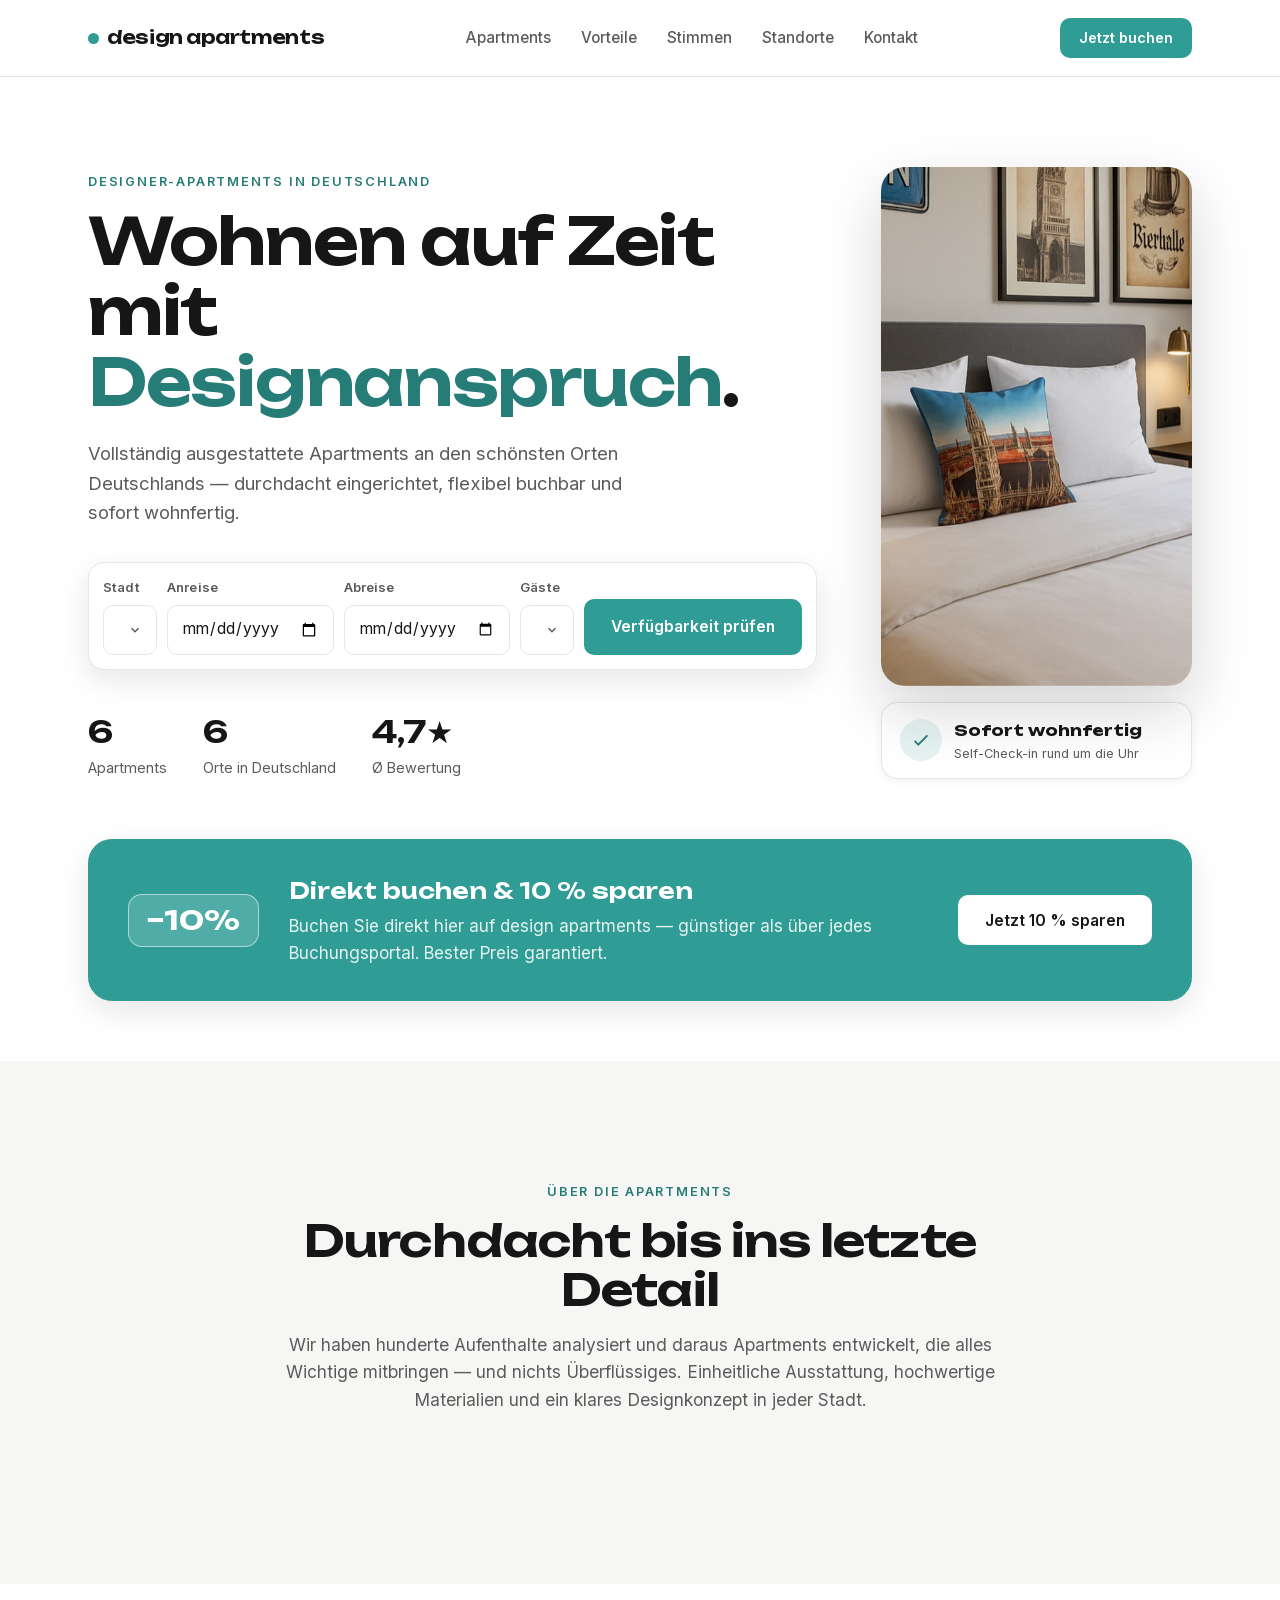
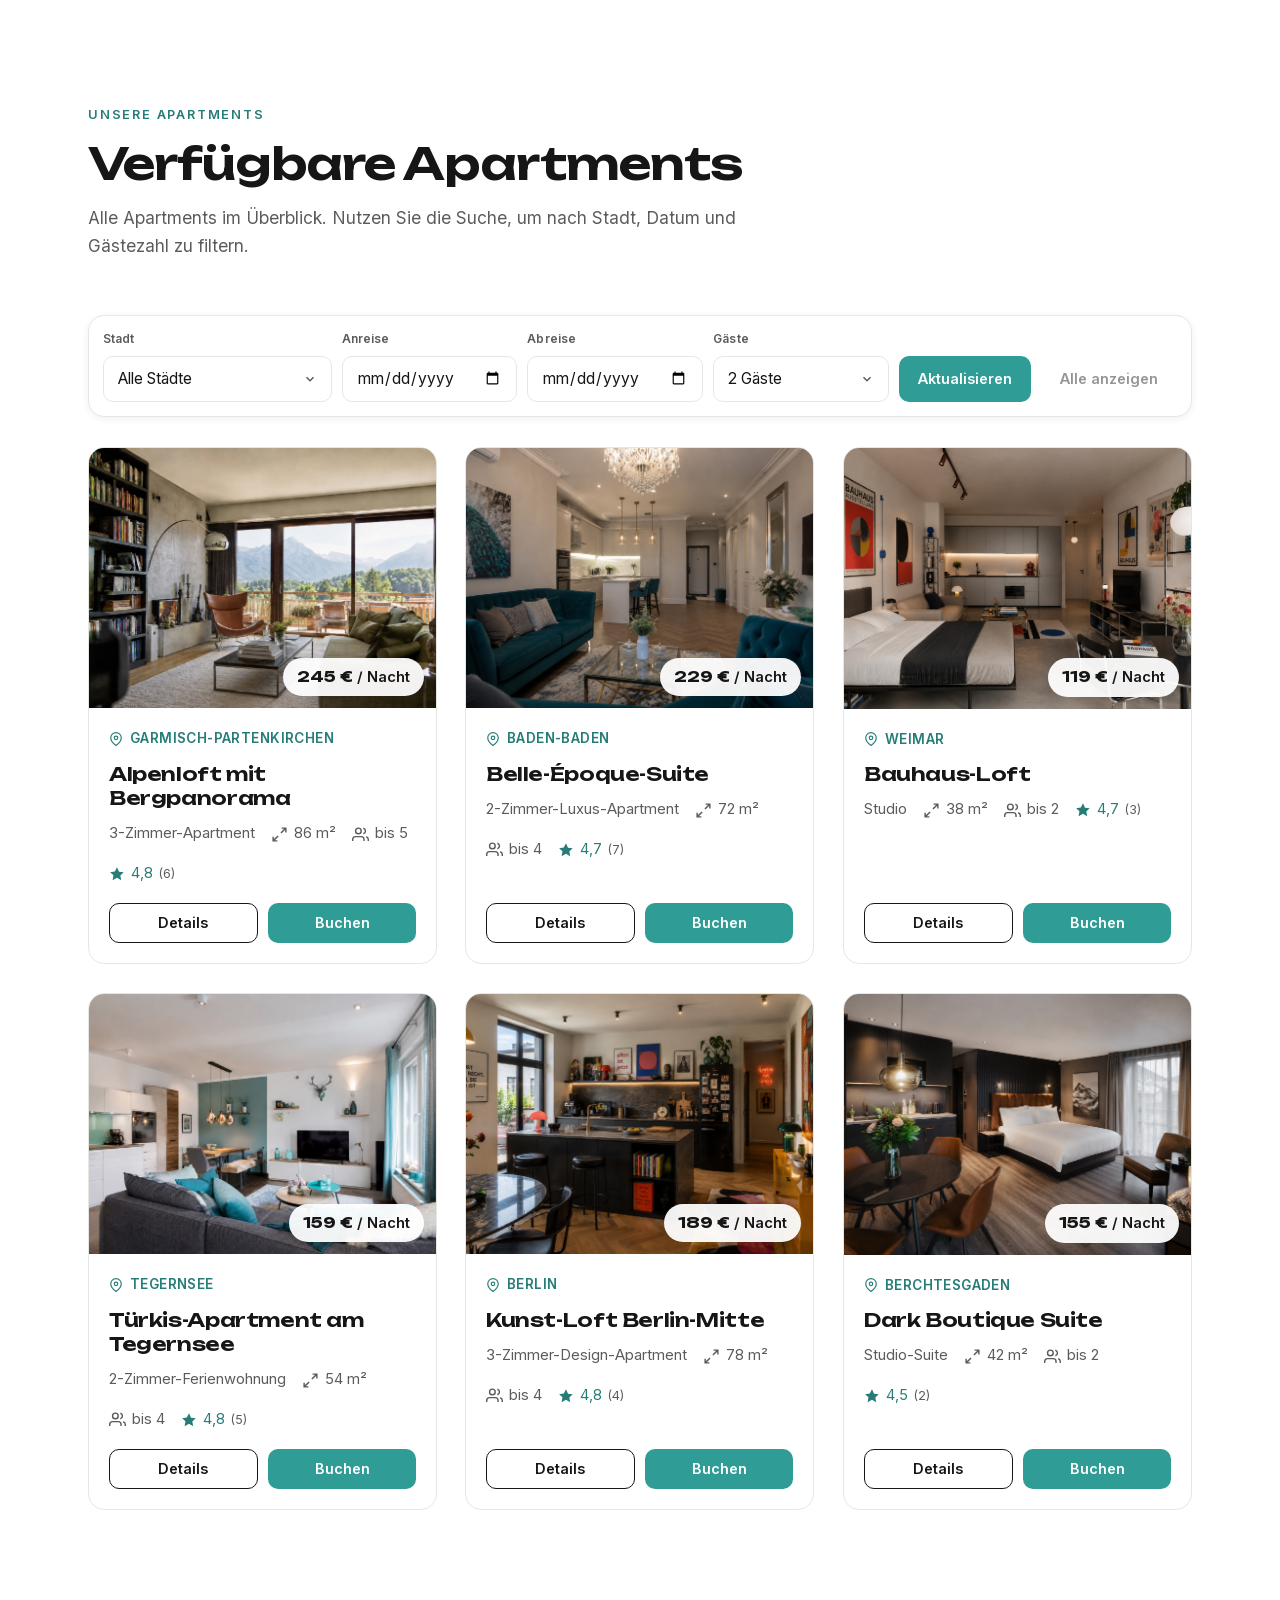
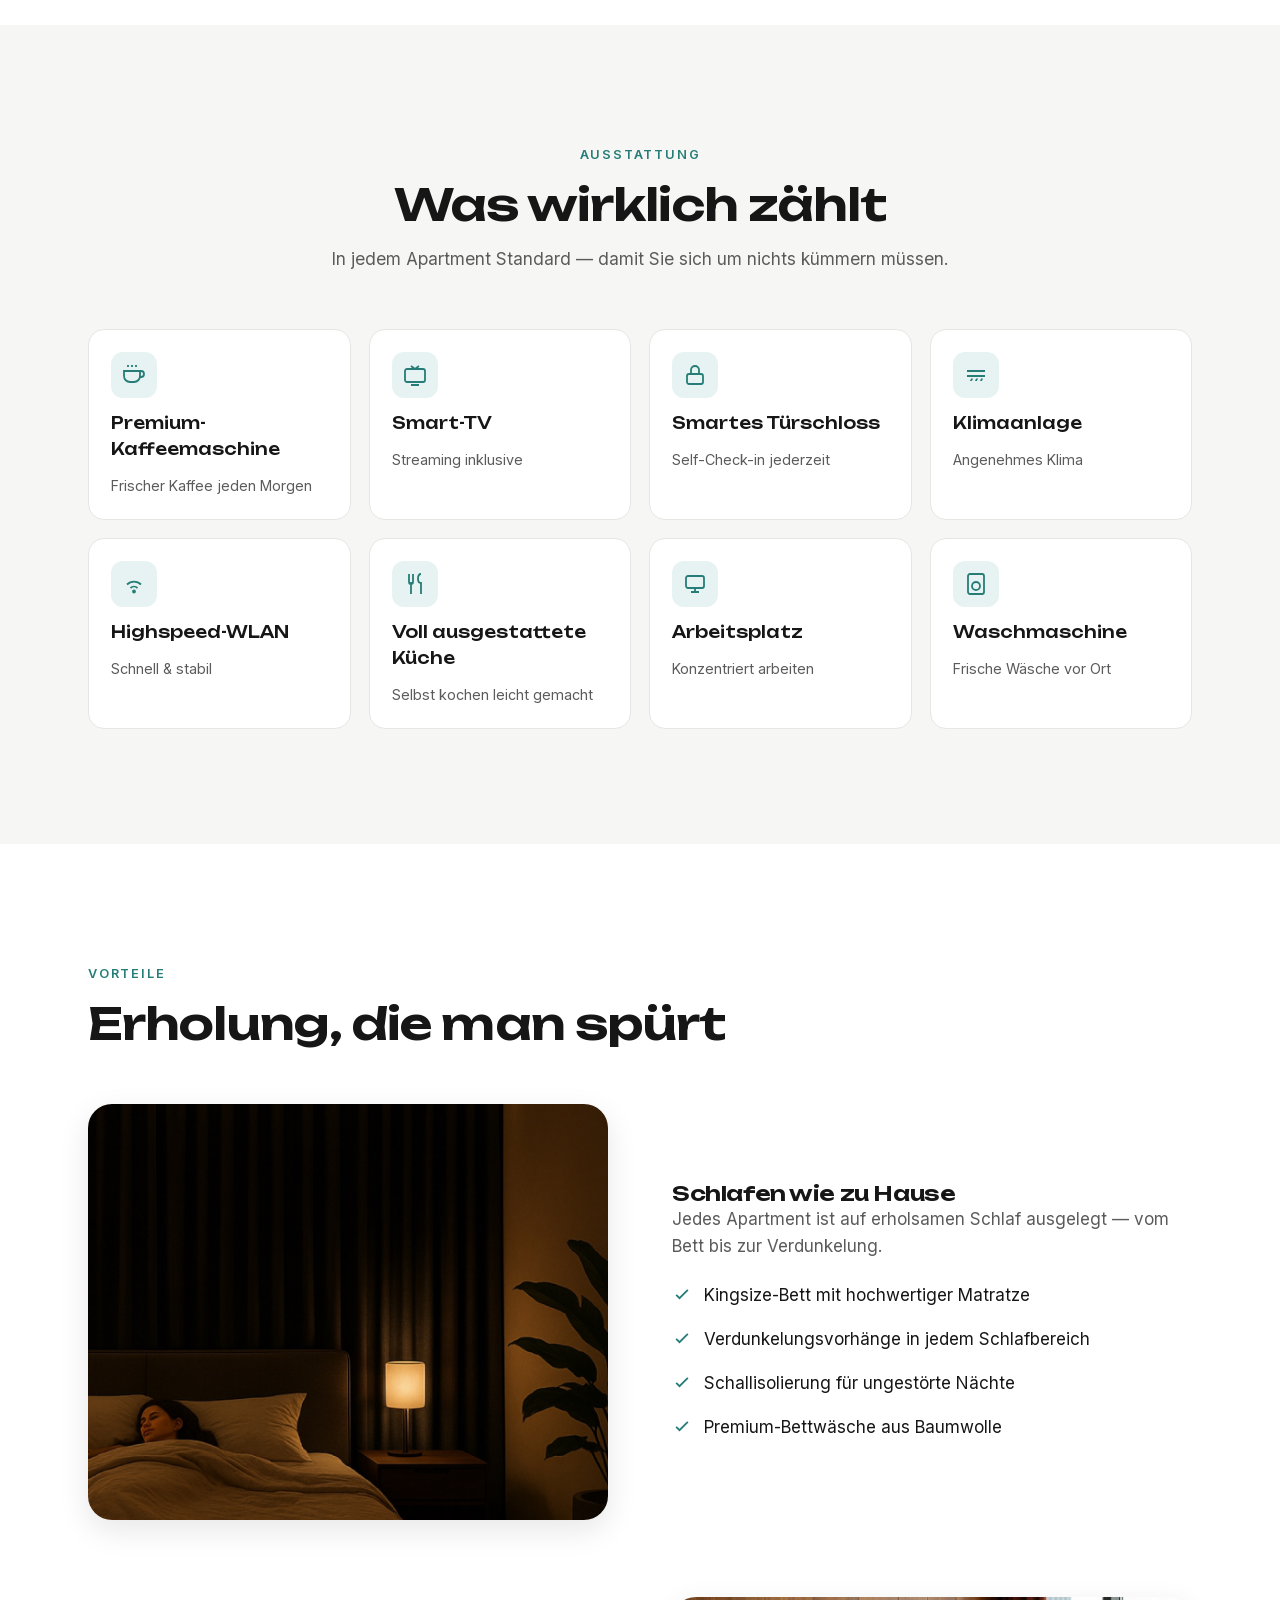
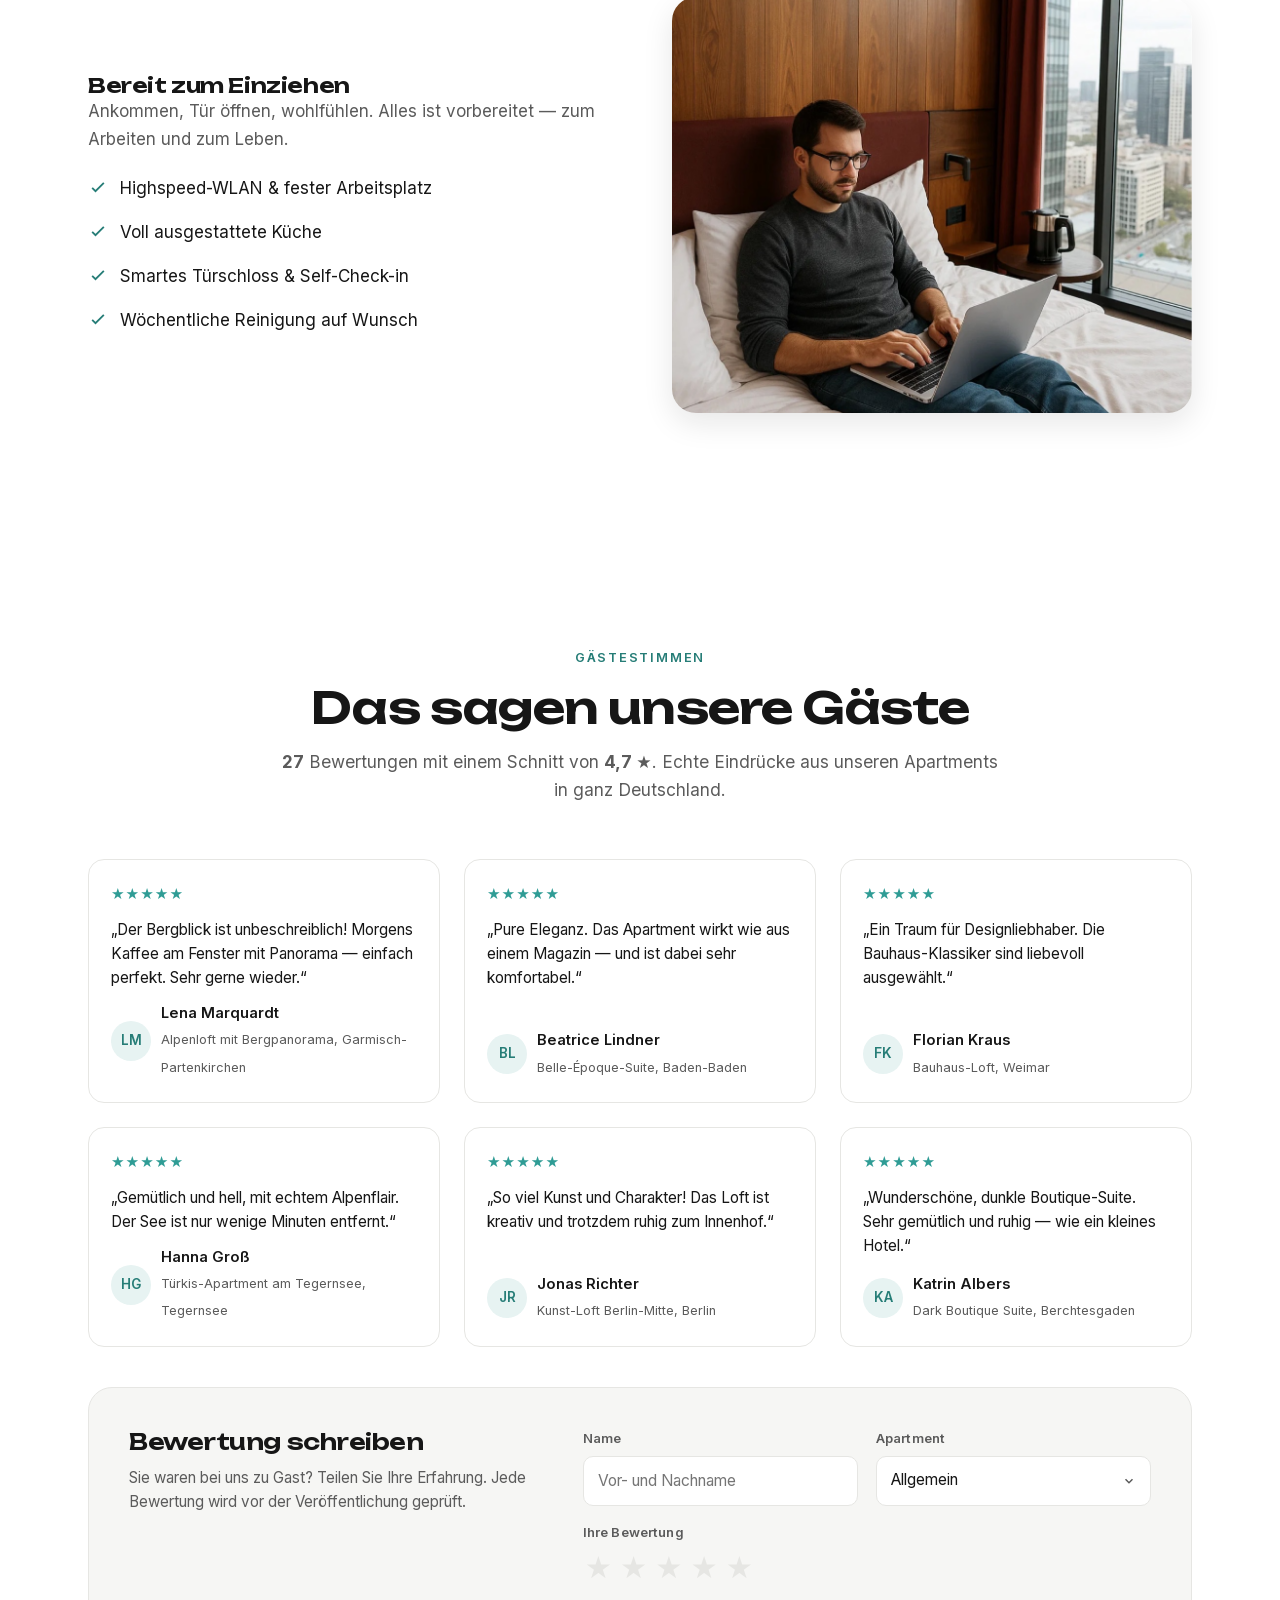
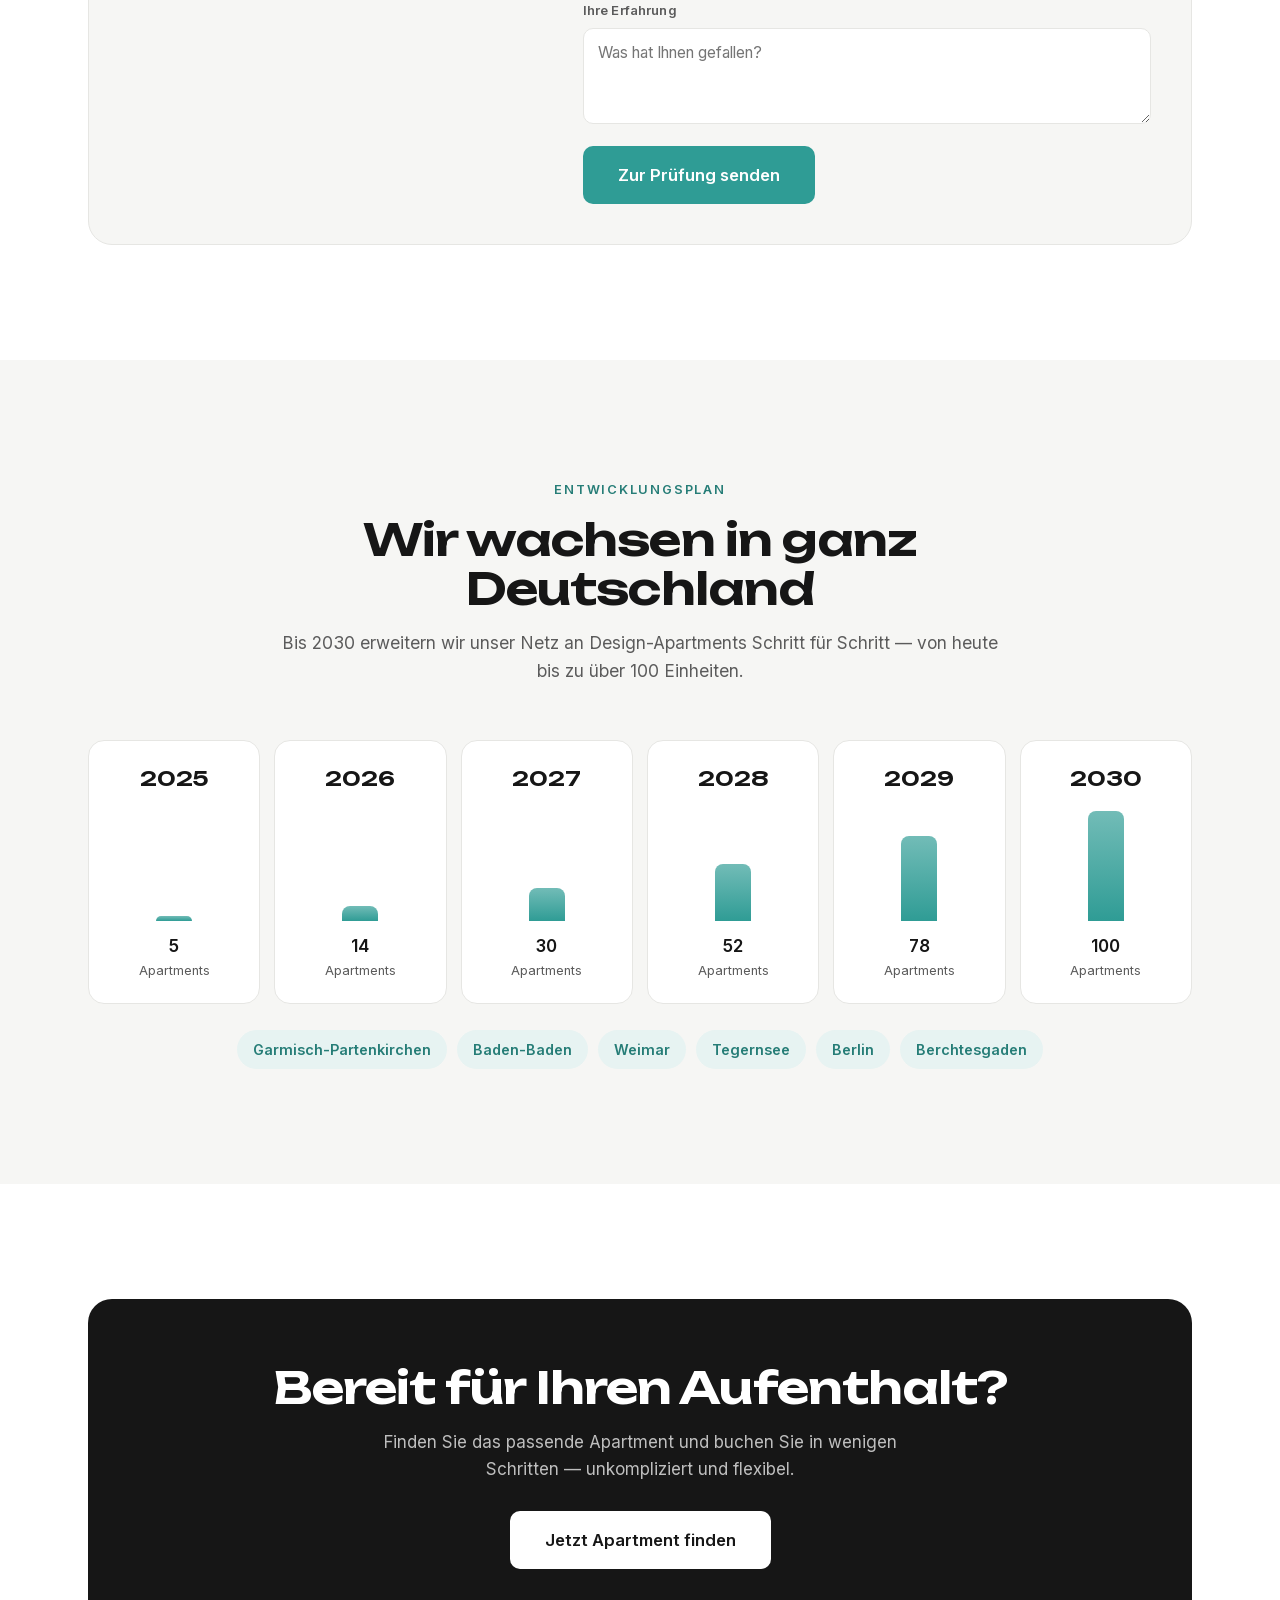
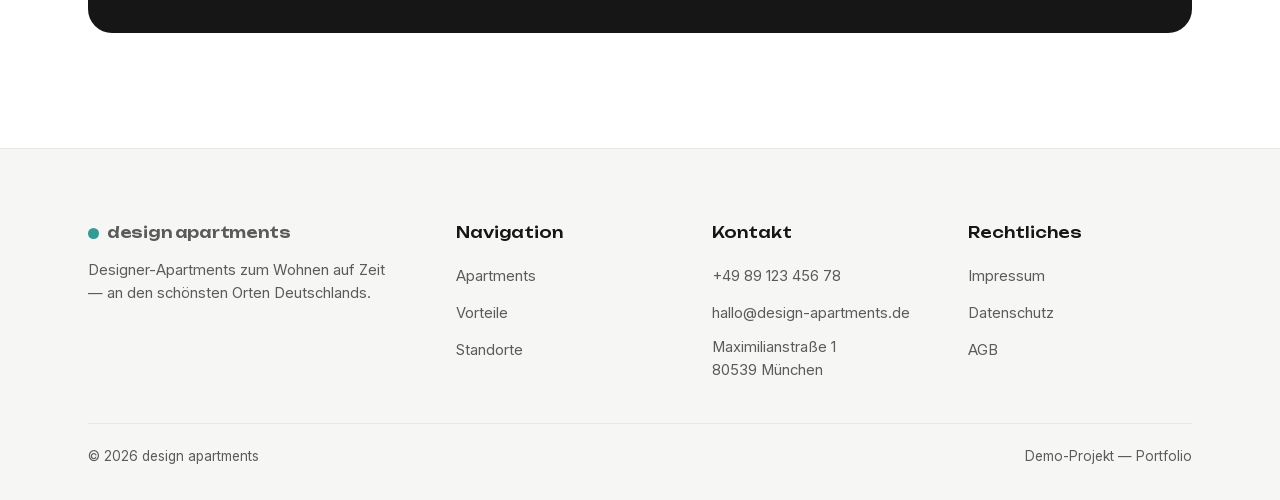
<file: index.html>
<!DOCTYPE html>
<html lang="de">
<head>
  <meta charset="UTF-8" />
  <meta name="viewport" content="width=device-width, initial-scale=1.0" />
  <title>Design Apartments — Designer-Apartments mieten in Deutschland</title>
  <meta name="description" content="Vollständig ausgestattete Designer-Apartments in ganz Deutschland — von den Alpen über Baden-Baden und Weimar bis Berlin. Flexibel buchbar, sofort wohnfertig." />
  <link rel="canonical" href="https://design-apartments.com/" />

  <!-- Open Graph -->
  <meta property="og:type" content="website" />
  <meta property="og:site_name" content="design apartments" />
  <meta property="og:locale" content="de_DE" />
  <meta property="og:title" content="Design Apartments — Designer-Apartments in Deutschland" />
  <meta property="og:description" content="Vollständig ausgestattete Designer-Apartments in ganz Deutschland — flexibel buchbar, sofort wohnfertig." />
  <meta property="og:url" content="https://design-apartments.com/" />
  <meta property="og:image" content="https://design-apartments.com/assets/img/og-image.jpg" />
  <meta property="og:image:width" content="1200" />
  <meta property="og:image:height" content="630" />

  <!-- Twitter -->
  <meta name="twitter:card" content="summary_large_image" />
  <meta name="twitter:title" content="Design Apartments — Designer-Apartments in Deutschland" />
  <meta name="twitter:description" content="Vollständig ausgestattete Designer-Apartments in ganz Deutschland — flexibel buchbar, sofort wohnfertig." />
  <meta name="twitter:image" content="https://design-apartments.com/assets/img/og-image.jpg" />

  <!-- Favicon -->
  <link rel="icon" type="image/png" sizes="32x32" href="assets/img/favicon-32.png?v=1" />
  <link rel="icon" type="image/png" href="assets/img/favicon.png?v=1" />
  <link rel="apple-touch-icon" href="assets/img/apple-touch-icon.png?v=1" />

  <!-- Schriften: selbst gehostet (DSGVO-konform, kein externes CDN) -->
  <link rel="stylesheet" href="assets/css/fonts.css?v=1" />
  <link rel="stylesheet" href="assets/css/styles.css?v=14" />

  <!-- Structured Data -->
  <script type="application/ld+json">
  {
    "@context": "https://schema.org",
    "@type": "Organization",
    "name": "design apartments",
    "url": "https://design-apartments.com/",
    "logo": "https://design-apartments.com/assets/img/favicon.png",
    "email": "hallo@design-apartments.de",
    "telephone": "+49 89 123 456 78",
    "address": {
      "@type": "PostalAddress",
      "streetAddress": "Maximilianstraße 1",
      "postalCode": "80539",
      "addressLocality": "München",
      "addressCountry": "DE"
    }
  }
  </script>
  <script type="application/ld+json">
  {
    "@context": "https://schema.org",
    "@type": "WebSite",
    "name": "design apartments",
    "url": "https://design-apartments.com/",
    "inLanguage": "de-DE"
  }
  </script>
</head>
<body>

  <!-- ============ Header ============ -->
  <header class="header">
    <div class="container header__inner">
      <a href="#top" class="brand"><span class="brand__dot"></span>design apartments</a>
      <nav class="nav" id="nav">
        <a href="#apartments">Apartments</a>
        <a href="#vorteile">Vorteile</a>
        <a href="#stimmen">Stimmen</a>
        <a href="#standorte">Standorte</a>
        <a href="#kontakt">Kontakt</a>
      </nav>
      <div class="header__cta">
        <button class="btn btn--primary btn--sm" data-open-search>Jetzt buchen</button>
        <button class="nav-toggle" id="navToggle" aria-label="Menü öffnen" aria-expanded="false">
          <svg viewBox="0 0 24 24" fill="none" stroke="currentColor" stroke-width="2"><path d="M3 6h18M3 12h18M3 18h18"/></svg>
        </button>
      </div>
    </div>
  </header>

  <main id="top">

    <!-- ============ Hero ============ -->
    <section class="hero">
      <div class="container hero__grid">
        <div class="hero__content">
          <span class="eyebrow">Designer-Apartments in Deutschland</span>
          <h1 class="hero__title">Wohnen auf Zeit mit <em>Designanspruch</em>.</h1>
          <p class="hero__lead">Vollständig ausgestattete Apartments an den schönsten Orten Deutschlands — durchdacht eingerichtet, flexibel buchbar und sofort wohnfertig.</p>

          <form class="searchbar" id="searchForm" novalidate>
            <div class="searchbar__row">
              <div class="field">
                <label for="s-city">Stadt</label>
                <select id="s-city" name="city">
                  <option value="">Alle Städte</option>
                </select>
              </div>
              <div class="field">
                <label for="s-in">Anreise</label>
                <input type="date" id="s-in" name="checkin" />
              </div>
              <div class="field">
                <label for="s-out">Abreise</label>
                <input type="date" id="s-out" name="checkout" />
              </div>
              <div class="field">
                <label for="s-guests">Gäste</label>
                <select id="s-guests" name="guests">
                  <option value="1">1 Gast</option>
                  <option value="2" selected>2 Gäste</option>
                  <option value="3">3 Gäste</option>
                  <option value="4">4 Gäste</option>
                </select>
              </div>
              <button type="submit" class="btn btn--primary">Verfügbarkeit prüfen</button>
            </div>
          </form>

          <div class="hero__stats">
            <div class="hero__stat"><div class="n" id="heroApts">6</div><div class="l">Apartments</div></div>
            <div class="hero__stat"><div class="n" id="heroCities">6</div><div class="l">Orte in Deutschland</div></div>
            <div class="hero__stat"><div class="n"><span id="heroRating">–</span>★</div><div class="l">Ø Bewertung</div></div>
          </div>
        </div>

        <div class="hero__media">
          <img src="assets/img/muenchen-bedroom.jpg" alt="Stilvolles Schlafzimmer mit München-Motiven" />
          <div class="hero__badge">
            <span class="ic"><svg viewBox="0 0 24 24" width="22" height="22" fill="none" stroke="currentColor" stroke-width="2"><path d="M5 13l4 4L19 7"/></svg></span>
            <div><b>Sofort wohnfertig</b><span>Self-Check-in rund um die Uhr</span></div>
          </div>
        </div>
      </div>
    </section>

    <!-- ============ Promo: direkt buchen & 10% sparen ============ -->
    <section class="promo-sec">
      <div class="container">
        <div class="promo__inner">
          <div class="promo__badge">−10%</div>
          <div class="promo__text">
            <b>Direkt buchen &amp; 10 % sparen</b>
            <span>Buchen Sie direkt hier auf design apartments — günstiger als über jedes Buchungsportal. Bester Preis garantiert.</span>
          </div>
          <button class="btn btn--light" data-open-search>Jetzt 10 % sparen</button>
        </div>
      </div>
    </section>

    <!-- ============ Über die Apartments ============ -->
    <section class="section section--soft">
      <div class="container">
        <div class="section__head center">
          <span class="eyebrow">Über die Apartments</span>
          <h2>Durchdacht bis ins letzte Detail</h2>
          <p>Wir haben hunderte Aufenthalte analysiert und daraus Apartments entwickelt, die alles Wichtige mitbringen — und nichts Überflüssiges. Einheitliche Ausstattung, hochwertige Materialien und ein klares Designkonzept in jeder Stadt.</p>
        </div>
      </div>
    </section>

    <!-- ============ Katalog ============ -->
    <section class="section" id="apartments">
      <div class="container">
        <div class="section__head">
          <span class="eyebrow">Unsere Apartments</span>
          <h2>Verfügbare Apartments</h2>
          <p id="catalogNote">Alle Apartments im Überblick. Nutzen Sie die Suche, um nach Stadt, Datum und Gästezahl zu filtern.</p>
        </div>
        <div class="filterbar-wrap" id="catalogControls"><!-- via JS --></div>
        <div class="cards" id="catalogGrid"><!-- via JS --></div>
      </div>
    </section>

    <!-- ============ Was wirklich zählt ============ -->
    <section class="section section--soft">
      <div class="container">
        <div class="section__head center">
          <span class="eyebrow">Ausstattung</span>
          <h2>Was wirklich zählt</h2>
          <p>In jedem Apartment Standard — damit Sie sich um nichts kümmern müssen.</p>
        </div>
        <div class="amenities" id="amenitiesGrid"><!-- via JS --></div>
      </div>
    </section>

    <!-- ============ Vorteile ============ -->
    <section class="section" id="vorteile">
      <div class="container">
        <div class="section__head">
          <span class="eyebrow">Vorteile</span>
          <h2>Erholung, die man spürt</h2>
        </div>

        <div class="feature">
          <div class="feature__media"><img src="assets/img/vorteil-blackout.jpg" alt="Abgedunkeltes Schlafzimmer mit warmem Licht" /></div>
          <div class="feature__text">
            <h3>Schlafen wie zu Hause</h3>
            <p>Jedes Apartment ist auf erholsamen Schlaf ausgelegt — vom Bett bis zur Verdunkelung.</p>
            <ul class="feature__list">
              <li><span class="ic" data-icon="check"></span> Kingsize-Bett mit hochwertiger Matratze</li>
              <li><span class="ic" data-icon="check"></span> Verdunkelungsvorhänge in jedem Schlafbereich</li>
              <li><span class="ic" data-icon="check"></span> Schallisolierung für ungestörte Nächte</li>
              <li><span class="ic" data-icon="check"></span> Premium-Bettwäsche aus Baumwolle</li>
            </ul>
          </div>
        </div>

        <div class="feature feature--rev">
          <div class="feature__media"><img src="assets/img/life-work.jpg" alt="Person arbeitet entspannt am Laptop im Apartment" /></div>
          <div class="feature__text">
            <h3>Bereit zum Einziehen</h3>
            <p>Ankommen, Tür öffnen, wohlfühlen. Alles ist vorbereitet — zum Arbeiten und zum Leben.</p>
            <ul class="feature__list">
              <li><span class="ic" data-icon="check"></span> Highspeed-WLAN & fester Arbeitsplatz</li>
              <li><span class="ic" data-icon="check"></span> Voll ausgestattete Küche</li>
              <li><span class="ic" data-icon="check"></span> Smartes Türschloss & Self-Check-in</li>
              <li><span class="ic" data-icon="check"></span> Wöchentliche Reinigung auf Wunsch</li>
            </ul>
          </div>
        </div>
      </div>
    </section>

    <!-- ============ Stimmen / Bewertungen ============ -->
    <section class="section" id="stimmen">
      <div class="container">
        <div class="section__head center">
          <span class="eyebrow">Gästestimmen</span>
          <h2>Das sagen unsere Gäste</h2>
          <p><b id="voicesTotal">–</b> Bewertungen mit einem Schnitt von <b><span id="voicesAvg">–</span> ★</b>. Echte Eindrücke aus unseren Apartments in ganz Deutschland.</p>
        </div>
        <div class="voices" id="voicesGrid"><!-- via JS --></div>

        <div class="voice-form-card">
          <div class="voice-form-card__intro">
            <h3>Bewertung schreiben</h3>
            <p>Sie waren bei uns zu Gast? Teilen Sie Ihre Erfahrung. Jede Bewertung wird vor der Veröffentlichung geprüft.</p>
          </div>
          <form class="voice-form" id="voiceForm" novalidate>
            <div class="book__row">
              <div class="field"><label for="v-name">Name</label><input type="text" id="v-name" name="name" placeholder="Vor- und Nachname"><span class="field__error">Bitte Namen angeben.</span></div>
              <div class="field"><label for="v-apt">Apartment</label><select id="v-apt" name="apt"><option value="">Allgemein</option></select></div>
            </div>
            <div class="field">
              <label>Ihre Bewertung</label>
              <div class="star-input" id="vStars" role="radiogroup" aria-label="Bewertung in Sternen">
                <button type="button" class="star" data-val="1" aria-label="1 Stern">★</button>
                <button type="button" class="star" data-val="2" aria-label="2 Sterne">★</button>
                <button type="button" class="star" data-val="3" aria-label="3 Sterne">★</button>
                <button type="button" class="star" data-val="4" aria-label="4 Sterne">★</button>
                <button type="button" class="star" data-val="5" aria-label="5 Sterne">★</button>
              </div>
              <span class="field__error" id="vStarsErr">Bitte eine Bewertung wählen.</span>
            </div>
            <div class="field"><label for="v-text">Ihre Erfahrung</label><textarea id="v-text" name="text" placeholder="Was hat Ihnen gefallen?"></textarea><span class="field__error">Bitte schreiben Sie ein paar Worte.</span></div>
            <button type="submit" class="btn btn--primary btn--lg">Zur Prüfung senden</button>
          </form>
        </div>
      </div>
    </section>

    <!-- ============ Entwicklungsplan ============ -->
    <section class="section section--soft" id="standorte">
      <div class="container">
        <div class="section__head center">
          <span class="eyebrow">Entwicklungsplan</span>
          <h2>Wir wachsen in ganz Deutschland</h2>
          <p>Bis 2030 erweitern wir unser Netz an Design-Apartments Schritt für Schritt — von heute bis zu über 100 Einheiten.</p>
        </div>
        <div class="plan" id="planGrid"><!-- via JS --></div>
        <div class="plan__cities">
          <span class="chip">Garmisch-Partenkirchen</span>
          <span class="chip">Baden-Baden</span>
          <span class="chip">Weimar</span>
          <span class="chip">Tegernsee</span>
          <span class="chip">Berlin</span>
          <span class="chip">Berchtesgaden</span>
        </div>
      </div>
    </section>

    <!-- ============ CTA ============ -->
    <section class="section">
      <div class="container">
        <div class="cta">
          <h2>Bereit für Ihren Aufenthalt?</h2>
          <p>Finden Sie das passende Apartment und buchen Sie in wenigen Schritten — unkompliziert und flexibel.</p>
          <button class="btn btn--light btn--lg" data-open-search>Jetzt Apartment finden</button>
        </div>
      </div>
    </section>

  </main>

  <!-- ============ Footer ============ -->
  <footer class="footer" id="kontakt">
    <div class="container">
      <div class="footer__grid">
        <div>
          <a href="#top" class="brand" style="margin-bottom:14px"><span class="brand__dot"></span>design apartments</a>
          <p style="max-width:34ch">Designer-Apartments zum Wohnen auf Zeit — an den schönsten Orten Deutschlands.</p>
        </div>
        <div>
          <h4>Navigation</h4>
          <ul>
            <li><a href="#apartments">Apartments</a></li>
            <li><a href="#vorteile">Vorteile</a></li>
            <li><a href="#standorte">Standorte</a></li>
          </ul>
        </div>
        <div>
          <h4>Kontakt</h4>
          <ul>
            <li><a href="tel:+498912345678">+49 89 123 456 78</a></li>
            <li><a href="mailto:hallo@design-apartments.de">hallo@design-apartments.de</a></li>
            <li><p>Maximilianstraße 1<br>80539 München</p></li>
          </ul>
        </div>
        <div>
          <h4>Rechtliches</h4>
          <ul>
            <li><a href="impressum.html">Impressum</a></li>
            <li><a href="datenschutz.html">Datenschutz</a></li>
            <li><a href="#" data-legal="AGB">AGB</a></li>
          </ul>
        </div>
      </div>
      <div class="footer__bottom">
        <span>© 2026 design apartments</span>
        <span>Demo-Projekt — Portfolio</span>
      </div>
    </div>
  </footer>

  <!-- ============ Modal: Detail ============ -->
  <div class="modal" id="modalDetail" aria-hidden="true" role="dialog" aria-modal="true" aria-labelledby="detailTitle">
    <div class="modal__overlay" data-close></div>
    <div class="modal__dialog">
      <button class="modal__close" data-close aria-label="Schließen">
        <svg viewBox="0 0 24 24" fill="none" stroke="currentColor" stroke-width="2"><path d="M18 6 6 18M6 6l12 12"/></svg>
      </button>
      <div id="detailContent"><!-- via JS --></div>
    </div>
  </div>

  <!-- ============ Modal: Buchung ============ -->
  <div class="modal" id="modalBook" aria-hidden="true" role="dialog" aria-modal="true" aria-labelledby="bookTitle">
    <div class="modal__overlay" data-close></div>
    <div class="modal__dialog modal__dialog--sm">
      <button class="modal__close" data-close aria-label="Schließen">
        <svg viewBox="0 0 24 24" fill="none" stroke="currentColor" stroke-width="2"><path d="M18 6 6 18M6 6l12 12"/></svg>
      </button>
      <div id="bookContent"><!-- via JS --></div>
    </div>
  </div>

  <!-- ============ Modal: Erfolg ============ -->
  <div class="modal" id="modalSuccess" aria-hidden="true" role="dialog" aria-modal="true">
    <div class="modal__overlay" data-close></div>
    <div class="modal__dialog modal__dialog--sm">
      <div class="success" id="successContent"><!-- via JS --></div>
    </div>
  </div>

  <!-- ============ Modal: Rechtliches ============ -->
  <div class="modal" id="modalLegal" aria-hidden="true" role="dialog" aria-modal="true">
    <div class="modal__overlay" data-close></div>
    <div class="modal__dialog modal__dialog--sm">
      <button class="modal__close" data-close aria-label="Schließen">
        <svg viewBox="0 0 24 24" fill="none" stroke="currentColor" stroke-width="2"><path d="M18 6 6 18M6 6l12 12"/></svg>
      </button>
      <div class="book__head"><h3 id="legalTitle"></h3></div>
      <div class="book__form"><p id="legalBody"></p></div>
    </div>
  </div>

  <!-- ============ Modal: Bewertungen ============ -->
  <div class="modal" id="modalReviews" aria-hidden="true" role="dialog" aria-modal="true" aria-labelledby="reviewsTitle">
    <div class="modal__overlay" data-close></div>
    <div class="modal__dialog modal__dialog--sm">
      <button class="modal__close" data-close aria-label="Schließen">
        <svg viewBox="0 0 24 24" fill="none" stroke="currentColor" stroke-width="2"><path d="M18 6 6 18M6 6l12 12"/></svg>
      </button>
      <div id="reviewsContent"><!-- via JS --></div>
    </div>
  </div>

  <div class="toast" id="toast" role="status"></div>

  <script src="assets/js/data.js?v=13"></script>
  <script src="assets/js/app.js?v=13"></script>
</body>
</html>
</file>
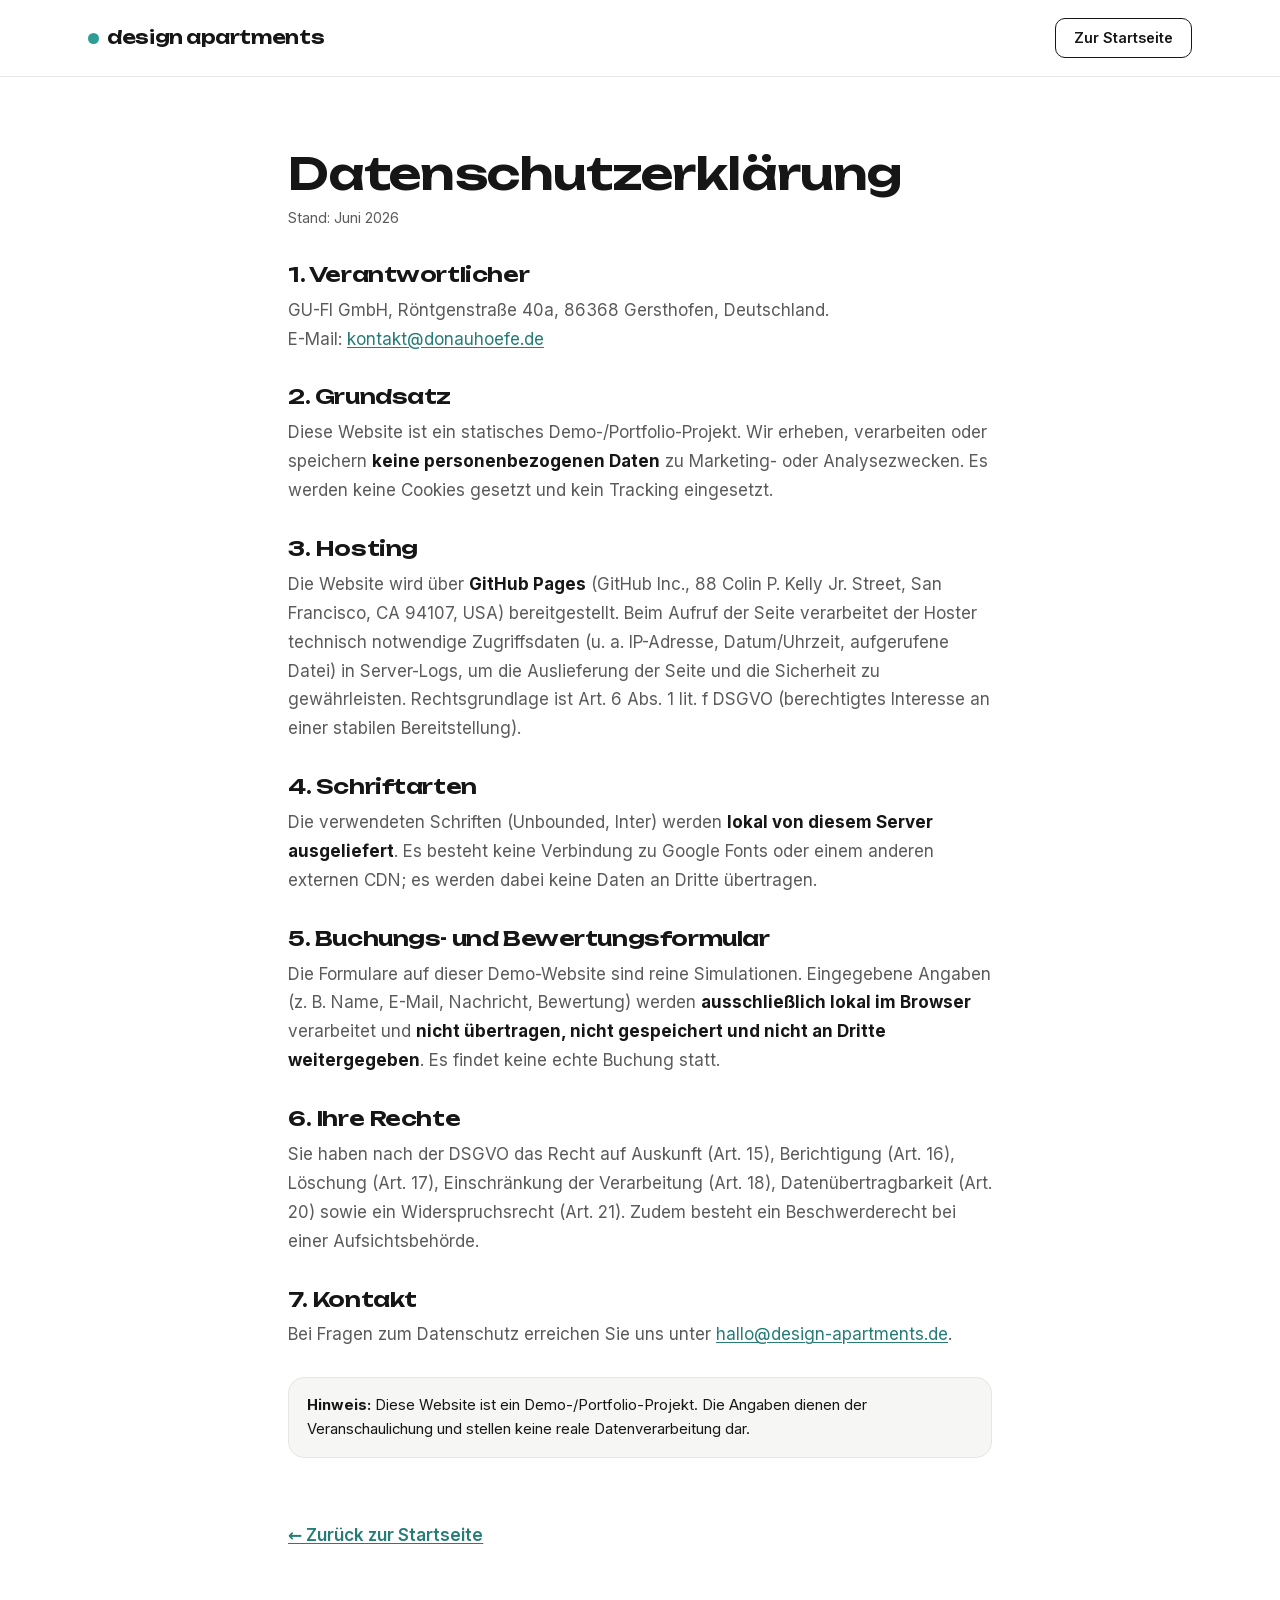
<file: datenschutz.html>
<!DOCTYPE html>
<html lang="de">
<head>
  <meta charset="UTF-8" />
  <meta name="viewport" content="width=device-width, initial-scale=1.0" />
  <title>Datenschutzerklärung — design apartments</title>
  <meta name="description" content="Datenschutzerklärung der design apartments gemäß DSGVO." />
  <meta name="robots" content="index,follow" />
  <link rel="canonical" href="https://design-apartments.com/datenschutz.html" />
  <link rel="icon" type="image/png" sizes="32x32" href="assets/img/favicon-32.png?v=1" />
  <link rel="apple-touch-icon" href="assets/img/apple-touch-icon.png?v=1" />
  <link rel="stylesheet" href="assets/css/fonts.css?v=1" />
  <link rel="stylesheet" href="assets/css/styles.css?v=12" />
</head>
<body>
  <header class="header">
    <div class="container header__inner">
      <a href="index.html" class="brand"><span class="brand__dot"></span>design apartments</a>
      <a href="index.html" class="btn btn--secondary btn--sm">Zur Startseite</a>
    </div>
  </header>

  <main class="legal">
    <div class="legal__container">
      <h1>Datenschutzerklärung</h1>
      <p class="updated">Stand: Juni 2026</p>

      <h2>1. Verantwortlicher</h2>
      <p>
        GU-FI GmbH, Röntgenstraße 40a, 86368 Gersthofen, Deutschland.<br>
        E-Mail: <a href="mailto:kontakt@donauhoefe.de">kontakt@donauhoefe.de</a>
      </p>

      <h2>2. Grundsatz</h2>
      <p>Diese Website ist ein statisches Demo-/Portfolio-Projekt. Wir erheben, verarbeiten oder speichern <strong>keine personenbezogenen Daten</strong> zu Marketing- oder Analysezwecken. Es werden keine Cookies gesetzt und kein Tracking eingesetzt.</p>

      <h2>3. Hosting</h2>
      <p>Die Website wird über <strong>GitHub Pages</strong> (GitHub Inc., 88 Colin P. Kelly Jr. Street, San Francisco, CA 94107, USA) bereitgestellt. Beim Aufruf der Seite verarbeitet der Hoster technisch notwendige Zugriffsdaten (u. a. IP-Adresse, Datum/Uhrzeit, aufgerufene Datei) in Server-Logs, um die Auslieferung der Seite und die Sicherheit zu gewährleisten. Rechtsgrundlage ist Art. 6 Abs. 1 lit. f DSGVO (berechtigtes Interesse an einer stabilen Bereitstellung).</p>

      <h2>4. Schriftarten</h2>
      <p>Die verwendeten Schriften (Unbounded, Inter) werden <strong>lokal von diesem Server ausgeliefert</strong>. Es besteht keine Verbindung zu Google Fonts oder einem anderen externen CDN; es werden dabei keine Daten an Dritte übertragen.</p>

      <h2>5. Buchungs- und Bewertungsformular</h2>
      <p>Die Formulare auf dieser Demo-Website sind reine Simulationen. Eingegebene Angaben (z. B. Name, E-Mail, Nachricht, Bewertung) werden <strong>ausschließlich lokal im Browser</strong> verarbeitet und <strong>nicht übertragen, nicht gespeichert und nicht an Dritte weitergegeben</strong>. Es findet keine echte Buchung statt.</p>

      <h2>6. Ihre Rechte</h2>
      <p>Sie haben nach der DSGVO das Recht auf Auskunft (Art. 15), Berichtigung (Art. 16), Löschung (Art. 17), Einschränkung der Verarbeitung (Art. 18), Datenübertragbarkeit (Art. 20) sowie ein Widerspruchsrecht (Art. 21). Zudem besteht ein Beschwerderecht bei einer Aufsichtsbehörde.</p>

      <h2>7. Kontakt</h2>
      <p>Bei Fragen zum Datenschutz erreichen Sie uns unter <a href="mailto:hallo@design-apartments.de">hallo@design-apartments.de</a>.</p>

      <div class="legal__note">
        <strong>Hinweis:</strong> Diese Website ist ein Demo-/Portfolio-Projekt. Die Angaben dienen der Veranschaulichung und stellen keine reale Datenverarbeitung dar.
      </div>

      <a href="index.html" class="legal__back">← Zurück zur Startseite</a>
    </div>
  </main>
</body>
</html>
</file>
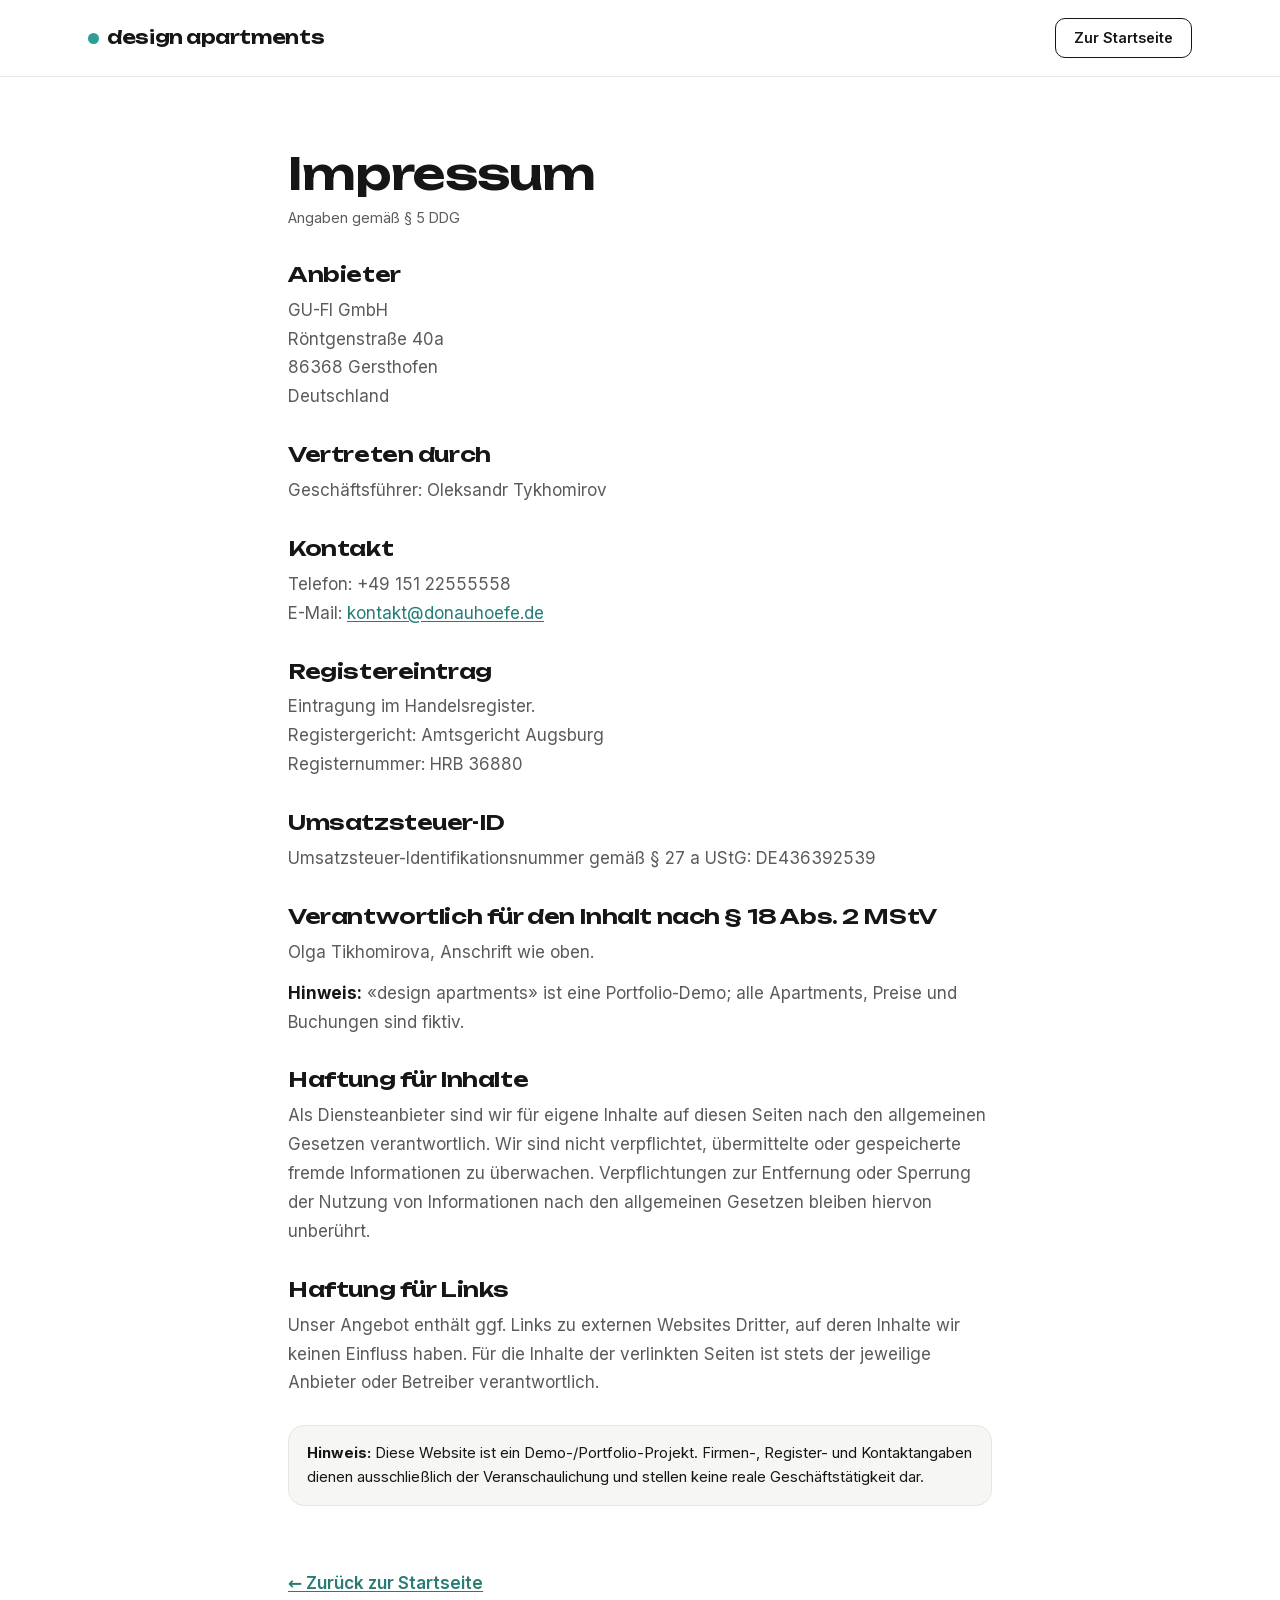
<file: impressum.html>
<!DOCTYPE html>
<html lang="de">
<head>
  <meta charset="UTF-8" />
  <meta name="viewport" content="width=device-width, initial-scale=1.0" />
  <title>Impressum — design apartments</title>
  <meta name="description" content="Impressum der design apartments — Angaben gemäß § 5 TMG." />
  <meta name="robots" content="index,follow" />
  <link rel="canonical" href="https://design-apartments.com/impressum.html" />
  <link rel="icon" type="image/png" sizes="32x32" href="assets/img/favicon-32.png?v=1" />
  <link rel="apple-touch-icon" href="assets/img/apple-touch-icon.png?v=1" />
  <link rel="stylesheet" href="assets/css/fonts.css?v=1" />
  <link rel="stylesheet" href="assets/css/styles.css?v=12" />
</head>
<body>
  <header class="header">
    <div class="container header__inner">
      <a href="index.html" class="brand"><span class="brand__dot"></span>design apartments</a>
      <a href="index.html" class="btn btn--secondary btn--sm">Zur Startseite</a>
    </div>
  </header>

  <main class="legal">
    <div class="legal__container">
      <h1>Impressum</h1>
      <p class="updated">Angaben gemäß § 5 DDG</p>

      <h2>Anbieter</h2>
      <p>
        GU-FI GmbH<br>
        Röntgenstraße 40a<br>
        86368 Gersthofen<br>
        Deutschland
      </p>

      <h2>Vertreten durch</h2>
      <p>Geschäftsführer: Oleksandr Tykhomirov</p>

      <h2>Kontakt</h2>
      <p>
        Telefon: +49 151 22555558<br>
        E-Mail: <a href="mailto:kontakt@donauhoefe.de">kontakt@donauhoefe.de</a>
      </p>

      <h2>Registereintrag</h2>
      <p>
        Eintragung im Handelsregister.<br>
        Registergericht: Amtsgericht Augsburg<br>
        Registernummer: HRB 36880
      </p>

      <h2>Umsatzsteuer-ID</h2>
      <p>Umsatzsteuer-Identifikationsnummer gemäß § 27 a UStG: DE436392539</p>

      <h2>Verantwortlich für den Inhalt nach § 18 Abs. 2 MStV</h2>
      <p>Olga Tikhomirova, Anschrift wie oben.</p>
      <p><strong>Hinweis:</strong> «design apartments» ist eine Portfolio-Demo; alle Apartments, Preise und Buchungen sind fiktiv.</p>

      <h2>Haftung für Inhalte</h2>
      <p>Als Diensteanbieter sind wir für eigene Inhalte auf diesen Seiten nach den allgemeinen Gesetzen verantwortlich. Wir sind nicht verpflichtet, übermittelte oder gespeicherte fremde Informationen zu überwachen. Verpflichtungen zur Entfernung oder Sperrung der Nutzung von Informationen nach den allgemeinen Gesetzen bleiben hiervon unberührt.</p>

      <h2>Haftung für Links</h2>
      <p>Unser Angebot enthält ggf. Links zu externen Websites Dritter, auf deren Inhalte wir keinen Einfluss haben. Für die Inhalte der verlinkten Seiten ist stets der jeweilige Anbieter oder Betreiber verantwortlich.</p>

      <div class="legal__note">
        <strong>Hinweis:</strong> Diese Website ist ein Demo-/Portfolio-Projekt. Firmen-, Register- und Kontaktangaben dienen ausschließlich der Veranschaulichung und stellen keine reale Geschäftstätigkeit dar.
      </div>

      <a href="index.html" class="legal__back">← Zurück zur Startseite</a>
    </div>
  </main>
</body>
</html>
</file>
<file: assets/css/fonts.css>
/* Selbst gehostete Schriften (DSGVO-konform, kein externes CDN) */
@font-face {
  font-family: 'Inter';
  font-style: normal;
  font-weight: 400;
  font-display: swap;
  src: url('../fonts/inter-400-latin-ext.woff2') format('woff2');
  unicode-range: U+0100-02BA, U+02BD-02C5, U+02C7-02CC, U+02CE-02D7, U+02DD-02FF, U+0304, U+0308, U+0329, U+1D00-1DBF, U+1E00-1E9F, U+1EF2-1EFF, U+2020, U+20A0-20AB, U+20AD-20C0, U+2113, U+2C60-2C7F, U+A720-A7FF;
}
@font-face {
  font-family: 'Inter';
  font-style: normal;
  font-weight: 400;
  font-display: swap;
  src: url('../fonts/inter-400-latin.woff2') format('woff2');
  unicode-range: U+0000-00FF, U+0131, U+0152-0153, U+02BB-02BC, U+02C6, U+02DA, U+02DC, U+0304, U+0308, U+0329, U+2000-206F, U+20AC, U+2122, U+2191, U+2193, U+2212, U+2215, U+FEFF, U+FFFD;
}
@font-face {
  font-family: 'Inter';
  font-style: normal;
  font-weight: 500;
  font-display: swap;
  src: url('../fonts/inter-500-latin-ext.woff2') format('woff2');
  unicode-range: U+0100-02BA, U+02BD-02C5, U+02C7-02CC, U+02CE-02D7, U+02DD-02FF, U+0304, U+0308, U+0329, U+1D00-1DBF, U+1E00-1E9F, U+1EF2-1EFF, U+2020, U+20A0-20AB, U+20AD-20C0, U+2113, U+2C60-2C7F, U+A720-A7FF;
}
@font-face {
  font-family: 'Inter';
  font-style: normal;
  font-weight: 500;
  font-display: swap;
  src: url('../fonts/inter-500-latin.woff2') format('woff2');
  unicode-range: U+0000-00FF, U+0131, U+0152-0153, U+02BB-02BC, U+02C6, U+02DA, U+02DC, U+0304, U+0308, U+0329, U+2000-206F, U+20AC, U+2122, U+2191, U+2193, U+2212, U+2215, U+FEFF, U+FFFD;
}
@font-face {
  font-family: 'Inter';
  font-style: normal;
  font-weight: 600;
  font-display: swap;
  src: url('../fonts/inter-600-latin-ext.woff2') format('woff2');
  unicode-range: U+0100-02BA, U+02BD-02C5, U+02C7-02CC, U+02CE-02D7, U+02DD-02FF, U+0304, U+0308, U+0329, U+1D00-1DBF, U+1E00-1E9F, U+1EF2-1EFF, U+2020, U+20A0-20AB, U+20AD-20C0, U+2113, U+2C60-2C7F, U+A720-A7FF;
}
@font-face {
  font-family: 'Inter';
  font-style: normal;
  font-weight: 600;
  font-display: swap;
  src: url('../fonts/inter-600-latin.woff2') format('woff2');
  unicode-range: U+0000-00FF, U+0131, U+0152-0153, U+02BB-02BC, U+02C6, U+02DA, U+02DC, U+0304, U+0308, U+0329, U+2000-206F, U+20AC, U+2122, U+2191, U+2193, U+2212, U+2215, U+FEFF, U+FFFD;
}
@font-face {
  font-family: 'Inter';
  font-style: normal;
  font-weight: 700;
  font-display: swap;
  src: url('../fonts/inter-700-latin-ext.woff2') format('woff2');
  unicode-range: U+0100-02BA, U+02BD-02C5, U+02C7-02CC, U+02CE-02D7, U+02DD-02FF, U+0304, U+0308, U+0329, U+1D00-1DBF, U+1E00-1E9F, U+1EF2-1EFF, U+2020, U+20A0-20AB, U+20AD-20C0, U+2113, U+2C60-2C7F, U+A720-A7FF;
}
@font-face {
  font-family: 'Inter';
  font-style: normal;
  font-weight: 700;
  font-display: swap;
  src: url('../fonts/inter-700-latin.woff2') format('woff2');
  unicode-range: U+0000-00FF, U+0131, U+0152-0153, U+02BB-02BC, U+02C6, U+02DA, U+02DC, U+0304, U+0308, U+0329, U+2000-206F, U+20AC, U+2122, U+2191, U+2193, U+2212, U+2215, U+FEFF, U+FFFD;
}
@font-face {
  font-family: 'Unbounded';
  font-style: normal;
  font-weight: 300;
  font-display: swap;
  src: url('../fonts/unbounded-300-latin-ext.woff2') format('woff2');
  unicode-range: U+0100-02BA, U+02BD-02C5, U+02C7-02CC, U+02CE-02D7, U+02DD-02FF, U+0304, U+0308, U+0329, U+1D00-1DBF, U+1E00-1E9F, U+1EF2-1EFF, U+2020, U+20A0-20AB, U+20AD-20C0, U+2113, U+2C60-2C7F, U+A720-A7FF;
}
@font-face {
  font-family: 'Unbounded';
  font-style: normal;
  font-weight: 300;
  font-display: swap;
  src: url('../fonts/unbounded-300-latin.woff2') format('woff2');
  unicode-range: U+0000-00FF, U+0131, U+0152-0153, U+02BB-02BC, U+02C6, U+02DA, U+02DC, U+0304, U+0308, U+0329, U+2000-206F, U+20AC, U+2122, U+2191, U+2193, U+2212, U+2215, U+FEFF, U+FFFD;
}
@font-face {
  font-family: 'Unbounded';
  font-style: normal;
  font-weight: 400;
  font-display: swap;
  src: url('../fonts/unbounded-400-latin-ext.woff2') format('woff2');
  unicode-range: U+0100-02BA, U+02BD-02C5, U+02C7-02CC, U+02CE-02D7, U+02DD-02FF, U+0304, U+0308, U+0329, U+1D00-1DBF, U+1E00-1E9F, U+1EF2-1EFF, U+2020, U+20A0-20AB, U+20AD-20C0, U+2113, U+2C60-2C7F, U+A720-A7FF;
}
@font-face {
  font-family: 'Unbounded';
  font-style: normal;
  font-weight: 400;
  font-display: swap;
  src: url('../fonts/unbounded-400-latin.woff2') format('woff2');
  unicode-range: U+0000-00FF, U+0131, U+0152-0153, U+02BB-02BC, U+02C6, U+02DA, U+02DC, U+0304, U+0308, U+0329, U+2000-206F, U+20AC, U+2122, U+2191, U+2193, U+2212, U+2215, U+FEFF, U+FFFD;
}
@font-face {
  font-family: 'Unbounded';
  font-style: normal;
  font-weight: 500;
  font-display: swap;
  src: url('../fonts/unbounded-500-latin-ext.woff2') format('woff2');
  unicode-range: U+0100-02BA, U+02BD-02C5, U+02C7-02CC, U+02CE-02D7, U+02DD-02FF, U+0304, U+0308, U+0329, U+1D00-1DBF, U+1E00-1E9F, U+1EF2-1EFF, U+2020, U+20A0-20AB, U+20AD-20C0, U+2113, U+2C60-2C7F, U+A720-A7FF;
}
@font-face {
  font-family: 'Unbounded';
  font-style: normal;
  font-weight: 500;
  font-display: swap;
  src: url('../fonts/unbounded-500-latin.woff2') format('woff2');
  unicode-range: U+0000-00FF, U+0131, U+0152-0153, U+02BB-02BC, U+02C6, U+02DA, U+02DC, U+0304, U+0308, U+0329, U+2000-206F, U+20AC, U+2122, U+2191, U+2193, U+2212, U+2215, U+FEFF, U+FFFD;
}
@font-face {
  font-family: 'Unbounded';
  font-style: normal;
  font-weight: 600;
  font-display: swap;
  src: url('../fonts/unbounded-600-latin-ext.woff2') format('woff2');
  unicode-range: U+0100-02BA, U+02BD-02C5, U+02C7-02CC, U+02CE-02D7, U+02DD-02FF, U+0304, U+0308, U+0329, U+1D00-1DBF, U+1E00-1E9F, U+1EF2-1EFF, U+2020, U+20A0-20AB, U+20AD-20C0, U+2113, U+2C60-2C7F, U+A720-A7FF;
}
@font-face {
  font-family: 'Unbounded';
  font-style: normal;
  font-weight: 600;
  font-display: swap;
  src: url('../fonts/unbounded-600-latin.woff2') format('woff2');
  unicode-range: U+0000-00FF, U+0131, U+0152-0153, U+02BB-02BC, U+02C6, U+02DA, U+02DC, U+0304, U+0308, U+0329, U+2000-206F, U+20AC, U+2122, U+2191, U+2193, U+2212, U+2215, U+FEFF, U+FFFD;
}
@font-face {
  font-family: 'Unbounded';
  font-style: normal;
  font-weight: 700;
  font-display: swap;
  src: url('../fonts/unbounded-700-latin-ext.woff2') format('woff2');
  unicode-range: U+0100-02BA, U+02BD-02C5, U+02C7-02CC, U+02CE-02D7, U+02DD-02FF, U+0304, U+0308, U+0329, U+1D00-1DBF, U+1E00-1E9F, U+1EF2-1EFF, U+2020, U+20A0-20AB, U+20AD-20C0, U+2113, U+2C60-2C7F, U+A720-A7FF;
}
@font-face {
  font-family: 'Unbounded';
  font-style: normal;
  font-weight: 700;
  font-display: swap;
  src: url('../fonts/unbounded-700-latin.woff2') format('woff2');
  unicode-range: U+0000-00FF, U+0131, U+0152-0153, U+02BB-02BC, U+02C6, U+02DA, U+02DC, U+0304, U+0308, U+0329, U+2000-206F, U+20AC, U+2122, U+2191, U+2193, U+2212, U+2215, U+FEFF, U+FFFD;
}
</file>
<file: assets/css/styles.css>
/* ============================================================
   Design Apartments — Stylesheet
   Stilistik: Unbounded + Türkis-Akzent, heller "smarter Minimalismus"
   ============================================================ */

/* ---------- Tokens ---------- */
:root {
  --bg: #ffffff;
  --bg-soft: #f6f6f4;
  --ink: #161616;
  --ink-2: #5b5b5b;
  --line: #e6e6e3;
  --accent: #2f9c95;
  --accent-dark: #267d77;
  --accent-soft: #72bcb7;
  --accent-tint: #e7f3f2;
  --accent-ink: #ffffff;
  --ok: #2f9c95;
  --err: #c0392b;

  --r-sm: 10px;
  --r: 16px;
  --r-lg: 24px;

  --shadow-sm: 0 2px 8px rgba(20,20,20,.06);
  --shadow: 0 10px 30px rgba(20,20,20,.10);
  --shadow-lg: 0 24px 60px rgba(20,20,20,.18);

  --container: 1200px;
  --pad-x: clamp(16px, 5vw, 48px);
  --section-y: clamp(64px, 9vw, 120px);

  --font-display: "Unbounded", system-ui, sans-serif;
  --font-text: "Inter", system-ui, -apple-system, "Segoe UI", sans-serif;

  --ease: cubic-bezier(.22, .61, .36, 1);
}

/* ---------- Reset / Base ---------- */
*, *::before, *::after { box-sizing: border-box; }
* { margin: 0; }
html { scroll-behavior: smooth; -webkit-text-size-adjust: 100%; }
body {
  font-family: var(--font-text);
  color: var(--ink);
  background: var(--bg);
  line-height: 1.6;
  font-size: 1.0625rem;
  -webkit-font-smoothing: antialiased;
  text-rendering: optimizeLegibility;
}
body.no-scroll { overflow: hidden; }
img { max-width: 100%; display: block; height: auto; }
a { color: inherit; text-decoration: none; }
button { font: inherit; cursor: pointer; }
ul { list-style: none; padding: 0; }
:focus-visible { outline: 3px solid var(--accent); outline-offset: 2px; border-radius: 4px; }

h1, h2, h3 { font-family: var(--font-display); font-weight: 600; line-height: 1.1; letter-spacing: -0.02em; }
h1 { font-size: clamp(2.4rem, 5vw, 4rem); }
h2 { font-size: clamp(1.8rem, 3.5vw, 2.8rem); }
h3 { font-size: 1.3rem; line-height: 1.25; }
p { color: var(--ink-2); }

/* ---------- Layout ---------- */
.container { max-width: var(--container); margin-inline: auto; padding-inline: var(--pad-x); }
.section { padding-block: var(--section-y); }
.section--soft { background: var(--bg-soft); }
.section__head { max-width: 720px; margin-bottom: clamp(32px, 5vw, 56px); }
.section__head.center { margin-inline: auto; text-align: center; }
.eyebrow {
  font-family: var(--font-text);
  font-weight: 600; font-size: .8rem; letter-spacing: .14em; text-transform: uppercase;
  color: var(--accent-dark); display: inline-block; margin-bottom: 14px;
}
.section__head p { margin-top: 16px; font-size: 1.075rem; }

/* ---------- Buttons (единый компонент) ---------- */
.btn {
  --btn-h: 50px;
  display: inline-flex; align-items: center; justify-content: center; gap: 10px;
  height: var(--btn-h); padding-inline: 26px;
  font-family: var(--font-text); font-weight: 600; font-size: .975rem; line-height: 1;
  border: 1.5px solid transparent; border-radius: var(--r-sm);
  background: none; color: var(--ink); white-space: nowrap;
  transition: transform .15s var(--ease), background .2s, color .2s, border-color .2s, box-shadow .2s;
}
.btn:hover { transform: translateY(-2px); }
.btn:active { transform: translateY(0); }
.btn--primary { background: var(--accent); color: var(--accent-ink); }
.btn--primary:hover { background: var(--accent-dark); box-shadow: var(--shadow); }
.btn--secondary { border-color: var(--ink); color: var(--ink); }
.btn--secondary:hover { background: var(--ink); color: #fff; }
.btn--ghost { color: var(--ink); padding-inline: 12px; }
.btn--ghost:hover { color: var(--accent-dark); }
.btn--light { background: #fff; color: var(--ink); }
.btn--light:hover { background: var(--accent); color: #fff; box-shadow: var(--shadow); }
.btn--sm { --btn-h: 40px; padding-inline: 18px; font-size: .9rem; }
.btn--lg { --btn-h: 58px; padding-inline: 34px; font-size: 1.05rem; }
.btn--block { display: flex; width: 100%; }
.btn[disabled] { opacity: .45; pointer-events: none; }

/* ---------- Header ---------- */
.header {
  position: sticky; top: 0; z-index: 50;
  background: rgba(255,255,255,.96);
  border-bottom: 1px solid var(--line);
}
.header__inner { display: flex; align-items: center; justify-content: space-between; height: 76px; gap: 24px; }
.brand { font-family: var(--font-display); font-weight: 600; font-size: 1.15rem; letter-spacing: -.02em; word-spacing: -.08em; display: flex; align-items: center; gap: 8px; }
.brand__dot { width: 11px; height: 11px; border-radius: 50%; background: var(--accent); display: block; flex: none; }
.nav { display: flex; align-items: center; gap: 30px; }
.nav a { font-weight: 500; font-size: .95rem; color: var(--ink-2); transition: color .2s; }
.nav a:hover { color: var(--ink); }
.header__cta { display: flex; align-items: center; gap: 14px; }
.nav-toggle { display: none; width: 44px; height: 44px; border: 1px solid var(--line); border-radius: var(--r-sm); background: #fff; align-items: center; justify-content: center; }
.nav-toggle svg { width: 22px; height: 22px; }

/* ---------- Hero ---------- */
.hero { position: relative; padding-block: clamp(48px, 7vw, 92px) clamp(28px, 4vw, 44px); }
.hero__grid { display: grid; grid-template-columns: 1.05fr 1fr; gap: clamp(32px, 5vw, 64px); align-items: stretch; }
.hero__title { margin-bottom: 22px; }
.hero__title em { font-style: normal; color: var(--accent-dark); }
.hero__lead { font-size: 1.15rem; max-width: 46ch; margin-bottom: 28px; }
.hero__stats { display: flex; gap: 36px; margin-top: 38px; flex-wrap: wrap; }
.hero__stat .n { font-family: var(--font-display); font-weight: 600; font-size: 1.9rem; }
.hero__stat .l { font-size: .9rem; color: var(--ink-2); }
.hero__media { position: relative; display: flex; flex-direction: column; }
.hero__media img { width: 100%; flex: 1 1 auto; min-height: 360px; object-fit: cover; border-radius: var(--r-lg); box-shadow: var(--shadow-lg); }
.hero__badge {
  margin-top: 16px; background: #fff; border: 1px solid var(--line); border-radius: var(--r);
  padding: 14px 18px; box-shadow: var(--shadow-sm); display: flex; align-items: center; gap: 12px;
}
.hero__badge .ic { width: 42px; height: 42px; border-radius: 50%; background: var(--accent-tint); color: var(--accent-dark); display: grid; place-items: center; flex: none; }
.hero__badge b { font-family: var(--font-display); font-size: .95rem; }
.hero__badge span { font-size: .8rem; color: var(--ink-2); display: block; }

/* ---------- Search / Booking bar ---------- */
.searchbar { background: #fff; border: 1px solid var(--line); border-radius: var(--r); box-shadow: var(--shadow); padding: 14px; }
.searchbar__row { display: grid; grid-template-columns: repeat(4, 1fr) auto; gap: 10px; align-items: end; }
.searchbar .field { margin: 0; }
.searchbar .btn { height: 56px; }
.hero .searchbar { margin-top: 34px; }

/* ---------- Fields ---------- */
.field { display: flex; flex-direction: column; gap: 7px; margin-bottom: 16px; }
.field > label { font-size: .82rem; font-weight: 600; color: var(--ink-2); letter-spacing: .01em; }
.field input, .field select, .field textarea {
  font: inherit; font-size: .975rem; color: var(--ink);
  height: 50px; padding: 0 14px; width: 100%;
  background: #fff; border: 1.5px solid var(--line); border-radius: var(--r-sm);
  transition: border-color .2s, box-shadow .2s; appearance: none;
}
.field textarea { height: auto; padding: 12px 14px; min-height: 96px; resize: vertical; line-height: 1.5; }
.field select {
  background-image: url("data:image/svg+xml,%3Csvg xmlns='http://www.w3.org/2000/svg' width='14' height='14' viewBox='0 0 24 24' fill='none' stroke='%235b5b5b' stroke-width='2.5'%3E%3Cpath d='M6 9l6 6 6-6'/%3E%3C/svg%3E");
  background-repeat: no-repeat; background-position: right 14px center; padding-right: 38px;
}
.field input:focus, .field select:focus, .field textarea:focus { outline: none; border-color: var(--accent); box-shadow: 0 0 0 3px var(--accent-tint); }
.field--invalid input, .field--invalid select, .field--invalid textarea { border-color: var(--err); }
.field__error { font-size: .8rem; color: var(--err); min-height: 0; display: none; }
.field--invalid .field__error { display: block; }

/* ---------- Cards / Catalog ---------- */
.cards { display: grid; grid-template-columns: repeat(3, 1fr); gap: 28px; }
.card {
  background: #fff; border: 1px solid var(--line); border-radius: var(--r); overflow: hidden;
  display: flex; flex-direction: column; transition: transform .2s var(--ease), box-shadow .2s;
}
.card:hover { transform: translateY(-4px); box-shadow: var(--shadow); }
.card__media { position: relative; aspect-ratio: 4/3; overflow: hidden; }
.card__media img { width: 100%; height: 100%; object-fit: cover; transition: transform .5s var(--ease); }
.card:hover .card__media img { transform: scale(1.04); }
.card__price { position: absolute; right: 12px; bottom: 12px; background: rgba(255,255,255,.94); border-radius: 999px; padding: 7px 14px; font-weight: 600; font-size: .92rem; box-shadow: var(--shadow-sm); }
.card__price b { font-family: var(--font-display); }
.card__body { padding: 20px; display: flex; flex-direction: column; gap: 12px; flex: 1; }
.card__city { display: flex; align-items: center; gap: 7px; color: var(--accent-dark); font-weight: 600; font-size: .85rem; letter-spacing: .03em; text-transform: uppercase; }
.card__title { font-size: 1.2rem; }
.card__meta { display: flex; gap: 16px; color: var(--ink-2); font-size: .92rem; flex-wrap: wrap; }
.card__meta span { display: inline-flex; align-items: center; gap: 6px; }
.card__actions { display: flex; gap: 10px; margin-top: auto; padding-top: 6px; }
.card__actions .btn { flex: 1; }
.catalog__empty { text-align: center; padding: 48px 0; color: var(--ink-2); grid-column: 1 / -1; }
.catalog__empty svg { width: 48px; height: 48px; color: var(--accent-soft); margin: 0 auto 14px; }

/* ---------- Amenities ---------- */
.amenities { display: grid; grid-template-columns: repeat(4, 1fr); gap: 18px; }
.amenity { background: #fff; border: 1px solid var(--line); border-radius: var(--r); padding: 22px; display: flex; flex-direction: column; gap: 12px; }
.amenity .ic { width: 46px; height: 46px; border-radius: 12px; background: var(--accent-tint); color: var(--accent-dark); display: grid; place-items: center; }
.amenity .ic svg { width: 24px; height: 24px; }
.amenity b { font-family: var(--font-display); font-weight: 500; font-size: 1.02rem; }
.amenity span { font-size: .9rem; color: var(--ink-2); }

/* ---------- Vorteile (Split features) ---------- */
.feature { display: grid; grid-template-columns: 1fr 1fr; gap: clamp(28px, 5vw, 72px); align-items: center; }
.feature + .feature { margin-top: clamp(40px, 6vw, 80px); }
.feature--rev .feature__media { order: 2; }
.feature__media img { width: 100%; aspect-ratio: 5/4; object-fit: cover; border-radius: var(--r-lg); box-shadow: var(--shadow); }
.feature__list { margin-top: 22px; display: flex; flex-direction: column; gap: 14px; }
.feature__list li { display: flex; gap: 12px; align-items: flex-start; color: var(--ink); }
.feature__list .ic { color: var(--accent-dark); flex: none; margin-top: 2px; }

/* ---------- Entwicklungsplan (Timeline) ---------- */
.plan { display: grid; grid-template-columns: repeat(6, 1fr); gap: 14px; }
.plan__col { background: #fff; border: 1px solid var(--line); border-radius: var(--r); padding: 22px 18px; text-align: center; }
.plan__year { font-family: var(--font-display); font-weight: 600; font-size: 1.25rem; }
.plan__bar { height: 110px; display: flex; align-items: flex-end; justify-content: center; margin: 16px 0 12px; }
.plan__bar i { display: block; width: 36px; background: linear-gradient(var(--accent-soft), var(--accent)); border-radius: 8px 8px 0 0; }
.plan__n { font-weight: 600; }
.plan__n span { display: block; font-size: .8rem; color: var(--ink-2); font-weight: 400; }
.plan__cities { margin-top: 26px; display: flex; flex-wrap: wrap; gap: 10px; justify-content: center; }
.chip { background: var(--accent-tint); color: var(--accent-dark); border-radius: 999px; padding: 8px 16px; font-weight: 600; font-size: .9rem; }

/* ---------- CTA band ---------- */
.cta { background: var(--ink); color: #fff; border-radius: var(--r-lg); padding: clamp(36px, 6vw, 64px); text-align: center; }
.cta h2 { color: #fff; }
.cta p { color: rgba(255,255,255,.72); margin: 16px auto 28px; max-width: 52ch; }

/* ---------- Footer ---------- */
.footer { background: var(--bg-soft); border-top: 1px solid var(--line); padding-block: clamp(48px, 6vw, 72px) 32px; }
.footer__grid { display: grid; grid-template-columns: 1.5fr 1fr 1fr 1fr; gap: 32px; }
.footer h4 { font-family: var(--font-display); font-weight: 500; font-size: .95rem; margin-bottom: 16px; }
.footer a, .footer p { color: var(--ink-2); font-size: .92rem; }
.footer ul { display: flex; flex-direction: column; gap: 10px; }
.footer a:hover { color: var(--accent-dark); }
.footer__bottom { margin-top: 40px; padding-top: 22px; border-top: 1px solid var(--line); display: flex; justify-content: space-between; gap: 16px; flex-wrap: wrap; font-size: .85rem; color: var(--ink-2); }

/* ---------- Modal ---------- */
.modal { position: fixed; inset: 0; z-index: 100; display: none; }
.modal.is-open { display: block; }
.modal__overlay { position: absolute; inset: 0; background: rgba(16,16,16,.62); animation: fade .25s var(--ease); }
.modal__dialog {
  position: relative; z-index: 1; background: #fff; border-radius: var(--r-lg);
  width: min(960px, calc(100vw - 32px)); max-height: calc(100vh - 48px); overflow: auto;
  margin: 24px auto; box-shadow: var(--shadow-lg); animation: fade .25s var(--ease);
}
.modal__dialog--sm { width: min(480px, calc(100vw - 32px)); }
.modal__close { position: absolute; top: 14px; right: 14px; z-index: 5; width: 42px; height: 42px; border-radius: 50%; background: rgba(255,255,255,.9); border: 1px solid var(--line); display: grid; place-items: center; box-shadow: var(--shadow-sm); }
.modal__close svg { width: 20px; height: 20px; }
@keyframes fade { from { opacity: 0; } }
@keyframes pop { from { opacity: 0; transform: translateY(16px) scale(.98); } }

/* Apartment detail modal */
.detail__gallery { position: relative; }
.detail__main { aspect-ratio: 16/10; }
.detail__main img { width: 100%; height: 100%; object-fit: cover; }
.detail__thumbs { display: flex; gap: 8px; padding: 10px; flex-wrap: wrap; }
.detail__thumbs button { width: 84px; height: 60px; border-radius: 8px; overflow: hidden; border: 2px solid transparent; padding: 0; }
.detail__thumbs button.is-active { border-color: var(--accent); }
.detail__thumbs img { width: 100%; height: 100%; object-fit: cover; }
.detail__body { padding: 24px clamp(20px, 4vw, 36px) 32px; }
.detail__city { color: var(--accent-dark); font-weight: 600; text-transform: uppercase; letter-spacing: .04em; font-size: .85rem; }
.detail__title { margin: 6px 0 14px; }
.detail__meta { display: flex; gap: 22px; flex-wrap: wrap; color: var(--ink-2); margin-bottom: 18px; }
.detail__meta span { display: inline-flex; gap: 7px; align-items: center; }
.detail__price { font-family: var(--font-display); font-size: 1.5rem; }
.detail__price small { font-family: var(--font-text); font-size: .9rem; color: var(--ink-2); font-weight: 400; }
.detail__amen { display: grid; grid-template-columns: repeat(2, 1fr); gap: 10px 20px; margin: 18px 0 26px; }
.detail__amen li { display: flex; gap: 9px; align-items: center; font-size: .95rem; }
.detail__amen .ic { color: var(--accent-dark); flex: none; }
.detail__foot { display: flex; align-items: center; justify-content: space-between; gap: 18px; flex-wrap: wrap; border-top: 1px solid var(--line); padding-top: 20px; }

/* Booking form modal */
.book__head { padding: 28px clamp(20px,4vw,36px) 0; }
.book__sub { color: var(--ink-2); margin-top: 6px; }
.book__form { padding: 22px clamp(20px,4vw,36px) 32px; }
.book__row { display: grid; grid-template-columns: 1fr 1fr; gap: 0 18px; }
.book__summary { background: var(--bg-soft); border: 1px solid var(--line); border-radius: var(--r); padding: 16px 18px; margin: 6px 0 22px; }
.book__summary .line { display: flex; justify-content: space-between; font-size: .95rem; padding: 4px 0; color: var(--ink-2); }
.book__summary .total { border-top: 1px solid var(--line); margin-top: 8px; padding-top: 10px; font-weight: 700; color: var(--ink); font-size: 1.05rem; }
.book__summary .total b { font-family: var(--font-display); }

/* Success modal */
.success { text-align: center; padding: 44px clamp(20px,4vw,36px); }
.success__ic { width: 76px; height: 76px; border-radius: 50%; background: var(--accent-tint); color: var(--accent-dark); display: grid; place-items: center; margin: 0 auto 22px; animation: pop .4s var(--ease); }
.success__ic svg { width: 38px; height: 38px; }
.success h3 { font-size: 1.5rem; margin-bottom: 10px; }
.success__ref { display: inline-block; margin: 16px 0 22px; background: var(--bg-soft); border: 1px dashed var(--line); border-radius: var(--r-sm); padding: 10px 18px; font-family: var(--font-display); }

/* Toast */
.toast { position: fixed; left: 50%; bottom: 28px; transform: translateX(-50%) translateY(20px); z-index: 200; background: var(--ink); color: #fff; padding: 14px 22px; border-radius: 999px; box-shadow: var(--shadow-lg); opacity: 0; pointer-events: none; transition: opacity .25s, transform .25s var(--ease); font-size: .95rem; }
.toast.is-show { opacity: 1; transform: translateX(-50%) translateY(0); }

/* Reveal on scroll */
.reveal { opacity: 0; transform: translateY(24px); transition: opacity .6s var(--ease), transform .6s var(--ease); }
.reveal.is-in { opacity: 1; transform: none; }

/* ============================================================
   Responsive
   ============================================================ */
@media (max-width: 1024px) {
  .cards { grid-template-columns: repeat(2, 1fr); }
  .amenities { grid-template-columns: repeat(2, 1fr); }
  .plan { grid-template-columns: repeat(3, 1fr); }
  .hero__grid { grid-template-columns: 1fr; }
  .hero__media { order: -1; display: block; }
  .hero__media img { aspect-ratio: 4/3.2; flex: none; min-height: 0; }
  .footer__grid { grid-template-columns: 1fr 1fr; }
}
@media (max-width: 760px) {
  /* «Designanspruch.» (Unbounded 2.4rem = 382px) war breiter als die Spalte → Grid-Spalte 392px, Stats-Zeile rechts abgeschnitten, horizontales Scrollen */
  .hero__title { font-size: clamp(1.75rem, 8.6vw, 2.4rem); overflow-wrap: anywhere; }
  .hero__stats { gap: 16px 20px; }
  .nav, .header__cta .btn--secondary { display: none; }
  .nav-toggle { display: inline-flex; }
  .nav.is-open { display: flex; position: absolute; top: 76px; left: 0; right: 0; flex-direction: column; gap: 0; background: #fff; border-bottom: 1px solid var(--line); padding: 8px var(--pad-x) 16px; box-shadow: var(--shadow); }
  .nav.is-open a { padding: 12px 0; border-bottom: 1px solid var(--line); width: 100%; }
  .searchbar__row { grid-template-columns: 1fr 1fr; }
  .searchbar__row .field--span,
  .searchbar__row .btn { grid-column: 1 / -1; }
  .feature, .feature--rev .feature__media { grid-template-columns: 1fr; order: 0; }
  .feature__media { order: -1; }
  .book__row { grid-template-columns: 1fr; }
  .detail__amen { grid-template-columns: 1fr; }
  .footer__grid { grid-template-columns: 1fr 1fr; }
  /* Badge nicht über das Bild legen — als eigener Block darunter */
  .hero__badge { position: static; left: auto; bottom: auto; margin: 14px 0 0; max-width: none; width: fit-content; }
}
@media (max-width: 400px) {
  /* Header: Brand + «Jetzt buchen» + Burger passten nicht in 360px (Überlauf 24px) → Button nur im Hero, im Header bleibt der Burger */
  .header__inner { gap: 12px; }
  .header__cta .btn--primary { display: none; }
}
@media (max-width: 520px) {
  .cards, .amenities, .plan, .footer__grid { grid-template-columns: 1fr; }
  .searchbar__row { grid-template-columns: 1fr; }
  .hero__badge { left: 0; }
}
@media (prefers-reduced-motion: reduce) {
  * { animation: none !important; transition: none !important; scroll-behavior: auto; }
  .reveal { opacity: 1; transform: none; }
}

/* ============================================================
   Erweiterungen: Logo-Puls, Filterleiste, Kalender, Effekte
   ============================================================ */

/* Logo-Punkt: sanftes Pulsieren ("online") */
.brand__dot { position: relative; animation: dotBreathe 2.6s ease-in-out infinite; }
.brand__dot::after {
  content: ""; position: absolute; inset: 0; border-radius: 50%;
  box-shadow: 0 0 0 0 rgba(47, 156, 149, .55); animation: dotPulse 2.6s ease-out infinite;
}
@keyframes dotPulse { 0% { box-shadow: 0 0 0 0 rgba(47,156,149,.55); } 70% { box-shadow: 0 0 0 9px rgba(47,156,149,0); } 100% { box-shadow: 0 0 0 0 rgba(47,156,149,0); } }
@keyframes dotBreathe { 0%, 100% { opacity: 1; } 50% { opacity: .5; } }

/* Maus-Effekte: weiche Übergänge */
.hero__media img { transition: transform .4s var(--ease); will-change: transform; }
.card { will-change: transform; }

/* Reveal-Stagger nutzt inline transition-delay (per JS/Template) */

/* ---------- Filterleiste im Katalog ---------- */
.filterbar-wrap { margin-bottom: 30px; }
.filterbar {
  display: grid; grid-template-columns: 1.3fr 1fr 1fr 1fr auto auto; gap: 10px; align-items: end;
  background: #fff; border: 1px solid var(--line); border-radius: var(--r); padding: 14px; box-shadow: var(--shadow-sm);
}
.filterbar .field { margin: 0; }
.filterbar .field > label { font-size: .74rem; }
.filterbar .field input, .filterbar .field select { height: 46px; }
.filterbar .btn { height: 46px; }
@media (max-width: 860px) {
  .filterbar { grid-template-columns: 1fr 1fr; }
  .filterbar .btn { grid-column: auto; }
}
@media (max-width: 520px) { .filterbar { grid-template-columns: 1fr; } }

/* ---------- Verfügbarkeitskalender ---------- */
.cal { border: 1px solid var(--line); border-radius: var(--r); padding: 16px; }
.cal__head { display: flex; align-items: center; justify-content: space-between; margin-bottom: 12px; }
.cal__title { font-family: var(--font-display); font-weight: 500; font-size: 1rem; text-transform: capitalize; }
.cal__nav { display: flex; gap: 8px; }
.cal__nav button { width: 36px; height: 36px; border-radius: 8px; border: 1px solid var(--line); background: #fff; display: grid; place-items: center; transition: background .2s, border-color .2s; }
.cal__nav button:not([disabled]):hover { border-color: var(--accent); color: var(--accent-dark); }
.cal__nav button[disabled] { opacity: .35; pointer-events: none; }
.cal__nav svg { width: 18px; height: 18px; }
.cal__dows, .cal__grid { display: grid; grid-template-columns: repeat(7, 1fr); gap: 4px; }
.cal__dows span { text-align: center; font-size: .72rem; color: var(--ink-2); padding: 4px 0; font-weight: 600; }
.cal__day { aspect-ratio: 1; border: 0; background: var(--bg-soft); border-radius: 8px; font: inherit; font-size: .92rem; color: var(--ink); display: grid; place-items: center; position: relative; transition: background .15s, color .15s; }
.cal__day--empty { background: transparent; pointer-events: none; }
.cal__day:not([disabled]):hover { background: var(--accent-tint); }
.cal__day[disabled] { color: #c4c4c4; background: #fafafa; cursor: not-allowed; }
.cal__day--booked { color: var(--ink-2); }
.cal__day--booked::after { content: ""; position: absolute; left: 22%; right: 22%; height: 2px; background: var(--err); opacity: .55; transform: rotate(-14deg); }
.cal__day--inrange { background: var(--accent-tint); border-radius: 4px; }
.cal__day--start, .cal__day--end { background: var(--accent) !important; color: #fff; }
.cal__legend { display: flex; gap: 18px; margin-top: 14px; font-size: .78rem; color: var(--ink-2); flex-wrap: wrap; }
.cal__legend span { display: inline-flex; align-items: center; gap: 6px; }
.cal__legend i { width: 13px; height: 13px; border-radius: 4px; display: inline-block; }
.cal__legend i.free { background: var(--bg-soft); border: 1px solid var(--line); }
.cal__legend i.busy { background: #fafafa; border: 1px solid var(--line); position: relative; }
.cal__legend i.busy::after { content: ""; position: absolute; left: 2px; right: 2px; top: 5px; height: 2px; background: var(--err); opacity: .55; transform: rotate(-14deg); }
.cal__legend i.sel { background: var(--accent); }

.cal-summary { margin-top: 16px; display: flex; align-items: center; justify-content: space-between; gap: 14px; flex-wrap: wrap; background: var(--bg-soft); border: 1px solid var(--line); border-radius: var(--r-sm); padding: 14px 16px; }
.cal-summary__info { font-size: .95rem; }
.cal-summary__info b { font-family: var(--font-display); }
.cal-summary__hint { color: var(--ink-2); font-size: .92rem; }
.detail__cal-wrap { margin: 26px 0 4px; }
.detail__cal-wrap h4 { font-family: var(--font-display); font-weight: 500; margin-bottom: 12px; }

/* ---------- Klickbarer Rating-Button ---------- */
.rating-btn { border: 0; background: none; padding: 0; font: inherit; color: var(--accent-dark); display: inline-flex; align-items: center; gap: 6px; cursor: pointer; border-radius: 6px; transition: color .15s; }
.rating-btn:hover { color: var(--accent); text-decoration: underline; text-underline-offset: 3px; }
.rating-btn .cnt { color: var(--ink-2); font-size: .85em; }
.detail__meta .rating-btn { font-size: 1rem; }

/* ---------- Bewertungen-Modal ---------- */
.reviews { padding: 28px clamp(20px, 4vw, 32px) 32px; }
.reviews__head { display: flex; align-items: center; gap: 16px; padding-bottom: 18px; border-bottom: 1px solid var(--line); margin-bottom: 6px; }
.reviews__score { font-family: var(--font-display); font-weight: 600; font-size: 2.2rem; line-height: 1; display: flex; align-items: baseline; gap: 6px; }
.reviews__score span { color: var(--accent); font-size: 1.4rem; }
.reviews__head b { font-family: var(--font-display); font-size: 1.05rem; display: block; }
.reviews__head .sub { color: var(--ink-2); font-size: .9rem; }
.reviews__list { display: flex; flex-direction: column; }
.review { padding: 18px 0; border-bottom: 1px solid var(--line); }
.review:last-child { border-bottom: 0; }
.review__top { display: flex; align-items: center; gap: 12px; margin-bottom: 8px; }
.review__ava { width: 42px; height: 42px; border-radius: 50%; background: var(--accent-tint); color: var(--accent-dark); display: grid; place-items: center; font-weight: 600; font-size: .9rem; flex: none; }
.review__who b { font-family: var(--font-text); font-weight: 600; font-size: .98rem; display: block; }
.review__date { color: var(--ink-2); font-size: .82rem; }
.review__stars { margin-left: auto; color: var(--accent); letter-spacing: 1px; font-size: .95rem; flex: none; }
.review__stars .off { color: var(--line); }
.review p { color: var(--ink); font-size: .95rem; line-height: 1.55; }

/* ---------- Gästestimmen-Sektion ---------- */
.voices { display: grid; grid-template-columns: repeat(3, 1fr); gap: 24px; }
.voice { background: #fff; border: 1px solid var(--line); border-radius: var(--r); padding: 22px; display: flex; flex-direction: column; gap: 12px; }
.voice__stars { color: var(--accent); letter-spacing: 1px; font-size: .95rem; }
.voice__stars .off { color: var(--line); }
.voice__text { color: var(--ink); font-size: .96rem; line-height: 1.55; flex: 1; }
.voice__foot { display: flex; align-items: center; gap: 10px; }
.voice__ava { width: 40px; height: 40px; border-radius: 50%; background: var(--accent-tint); color: var(--accent-dark); display: grid; place-items: center; font-weight: 600; font-size: .85rem; flex: none; }
.voice__who b { display: block; font-weight: 600; font-size: .92rem; }
.voice__who span { color: var(--ink-2); font-size: .8rem; }
.voice__badge { margin-left: auto; align-self: flex-start; background: #fff7e0; color: #927400; border: 1px solid #f0e2a8; border-radius: 999px; padding: 4px 10px; font-size: .72rem; font-weight: 600; white-space: nowrap; }

.voice-form-card { margin-top: 40px; background: var(--bg-soft); border: 1px solid var(--line); border-radius: var(--r-lg); padding: clamp(24px, 4vw, 40px); display: grid; grid-template-columns: 1fr 1.4fr; gap: clamp(24px, 4vw, 48px); align-items: start; }
.voice-form-card__intro h3 { font-family: var(--font-display); font-weight: 600; font-size: 1.4rem; margin-bottom: 10px; }
.voice-form-card__intro p { font-size: .95rem; }
.voice-form .btn { margin-top: 6px; }

.star-input { display: inline-flex; gap: 4px; padding: 2px 0; }
.star-input .star { font-size: 1.9rem; line-height: 1; color: var(--line); background: none; border: 0; padding: 0 2px; cursor: pointer; transition: color .12s, transform .12s; }
.star-input .star.on { color: var(--accent); }
.star-input .star:hover { transform: scale(1.18); }

/* ---------- Promo-Band: direkt buchen & 10% sparen ---------- */
.promo-sec { padding-block: clamp(8px, 1.5vw, 16px) clamp(36px, 5vw, 60px); }
.promo__inner {
  background: var(--accent); color: #fff; border-radius: var(--r-lg);
  padding: clamp(22px, 3vw, 34px) clamp(24px, 4vw, 40px);
  display: flex; align-items: center; gap: clamp(18px, 3vw, 30px); flex-wrap: wrap;
  box-shadow: var(--shadow);
}
.promo__badge { font-family: var(--font-display); font-weight: 700; font-size: 1.7rem; line-height: 1; background: rgba(255,255,255,.16); border: 1.5px solid rgba(255,255,255,.55); border-radius: 14px; padding: 12px 18px; flex: none; }
.promo__text { flex: 1; min-width: 220px; }
.promo__text b { font-family: var(--font-display); font-weight: 600; font-size: clamp(1.15rem, 2.2vw, 1.4rem); display: block; margin-bottom: 4px; }
.promo__text span { color: rgba(255,255,255,.88); }
.promo__inner .btn--light { flex: none; }
/* Eigener Hover im Promo-Band: Button bleibt sichtbar (kein Türkis) */
.promo__inner .btn--light:hover { background: var(--ink); color: #fff; box-shadow: 0 10px 26px rgba(0,0,0,.22); }

/* ---------- Vollbreite Bild ---------- */
.fullbleed { width: 100%; }
.fullbleed img { width: 100%; height: clamp(240px, 34vw, 480px); object-fit: cover; display: block; }

@media (max-width: 900px) { .voice-form-card { grid-template-columns: 1fr; } }
@media (max-width: 860px) { .voices { grid-template-columns: 1fr 1fr; } }
@media (max-width: 560px) { .voices { grid-template-columns: 1fr; } }

/* ---------- Rechtliche Seiten (Impressum / Datenschutz) ---------- */
.legal { padding-block: clamp(40px, 6vw, 72px); }
.legal__container { max-width: 800px; margin-inline: auto; padding-inline: var(--pad-x); }
.legal h1 { font-size: clamp(2rem, 4vw, 2.8rem); margin-bottom: 8px; }
.legal .updated { color: var(--ink-2); font-size: .9rem; margin-bottom: 32px; }
.legal h2 { font-size: 1.3rem; margin: 32px 0 10px; }
.legal p, .legal li { color: var(--ink-2); line-height: 1.7; }
.legal p { margin-bottom: 12px; }
.legal ul { margin: 0 0 12px; padding-left: 0; }
.legal li { display: flex; gap: 10px; margin-bottom: 8px; }
.legal li::before { content: "–"; color: var(--accent-dark); }
.legal strong { color: var(--ink); }
.legal a { color: var(--accent-dark); text-decoration: underline; text-underline-offset: 2px; }
.legal__note { background: var(--bg-soft); border: 1px solid var(--line); border-radius: var(--r); padding: 16px 18px; margin: 28px 0; font-size: .92rem; }
.legal__back { display: inline-flex; align-items: center; gap: 8px; margin-top: 36px; font-weight: 600; color: var(--accent-dark); }
</file>
